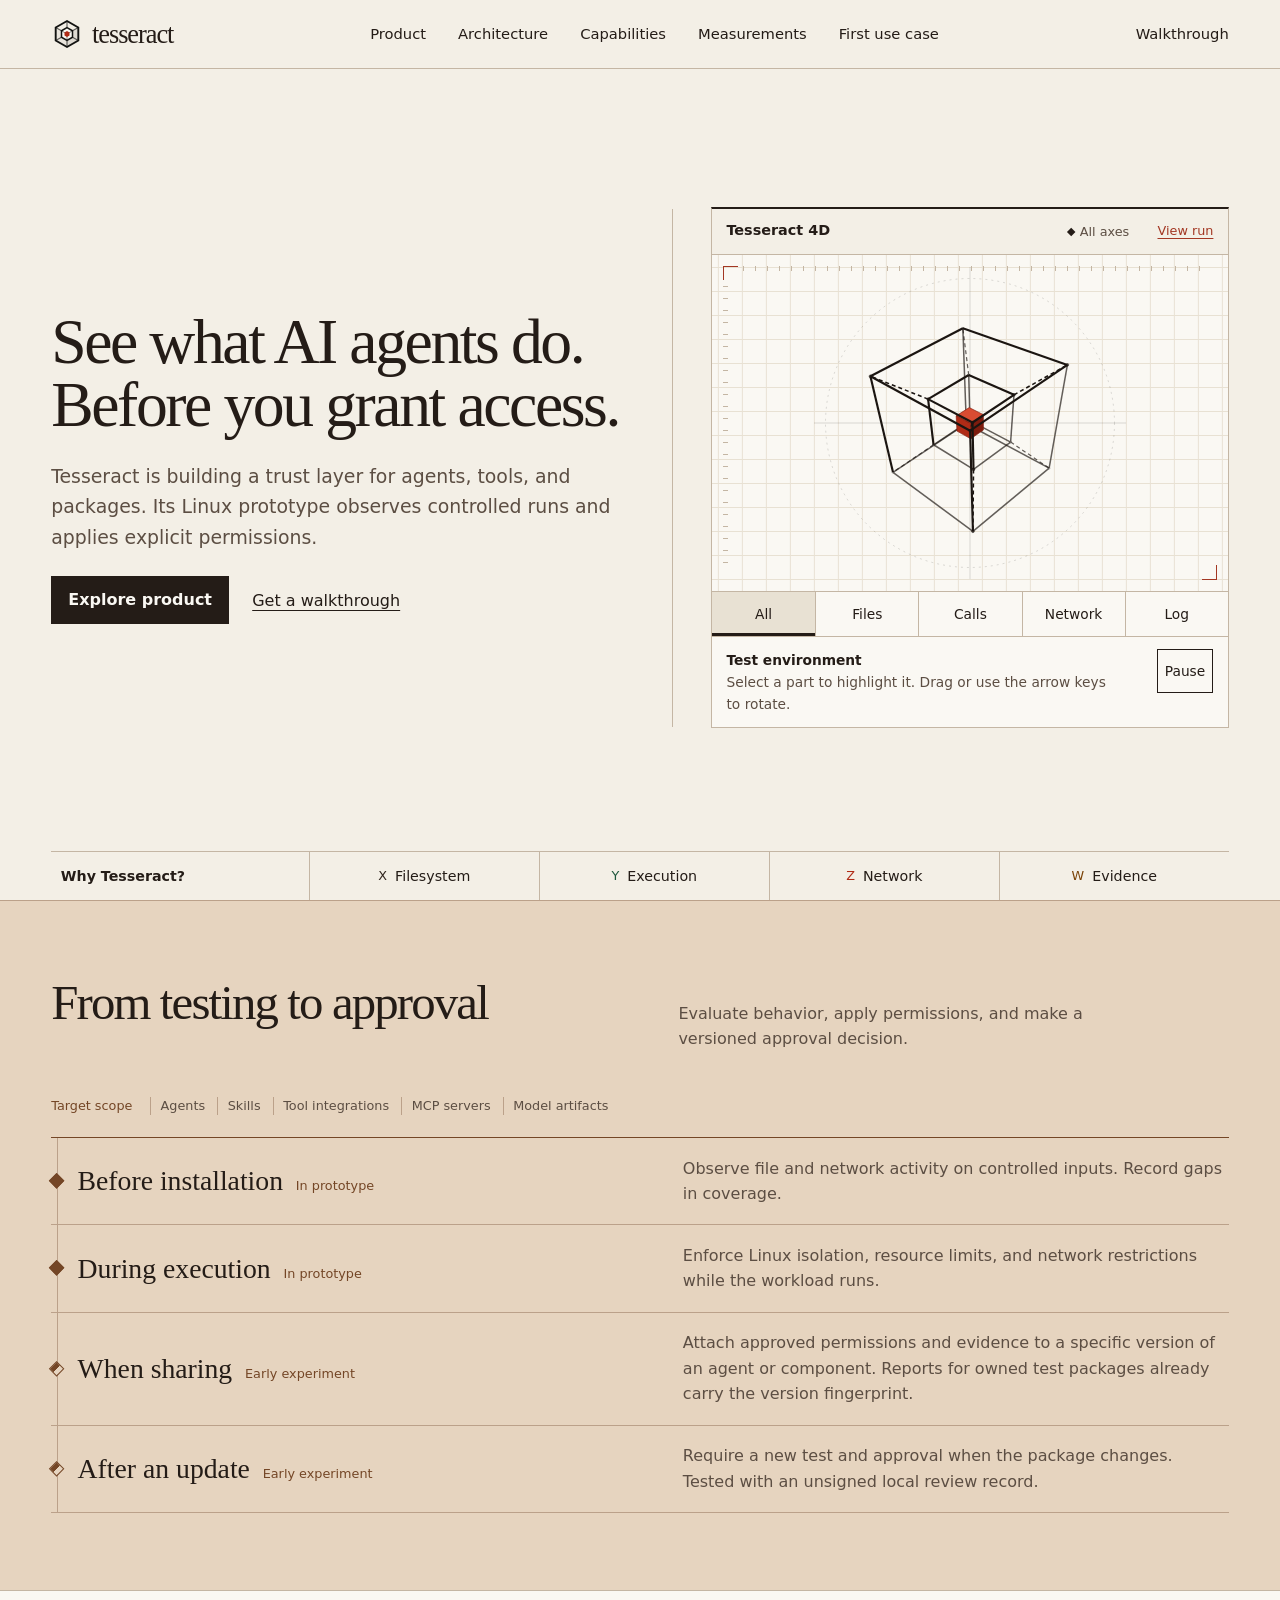
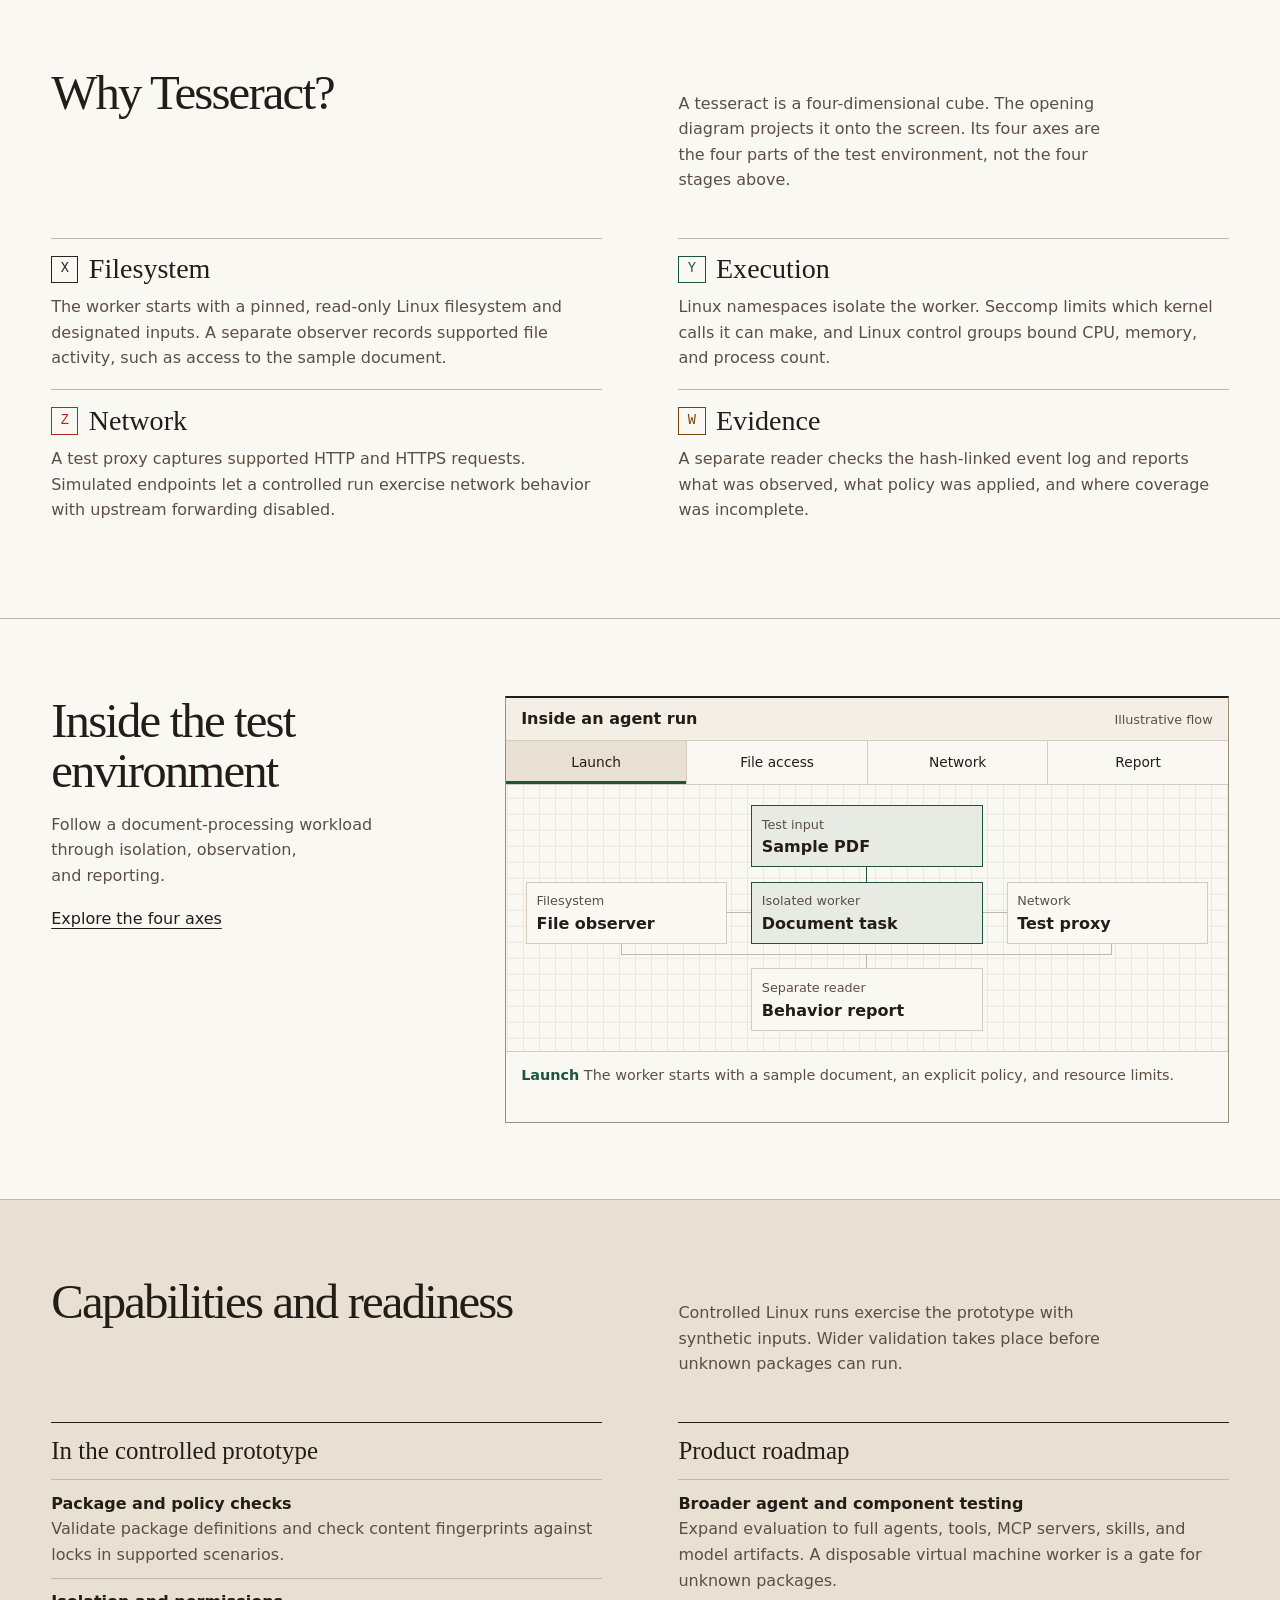
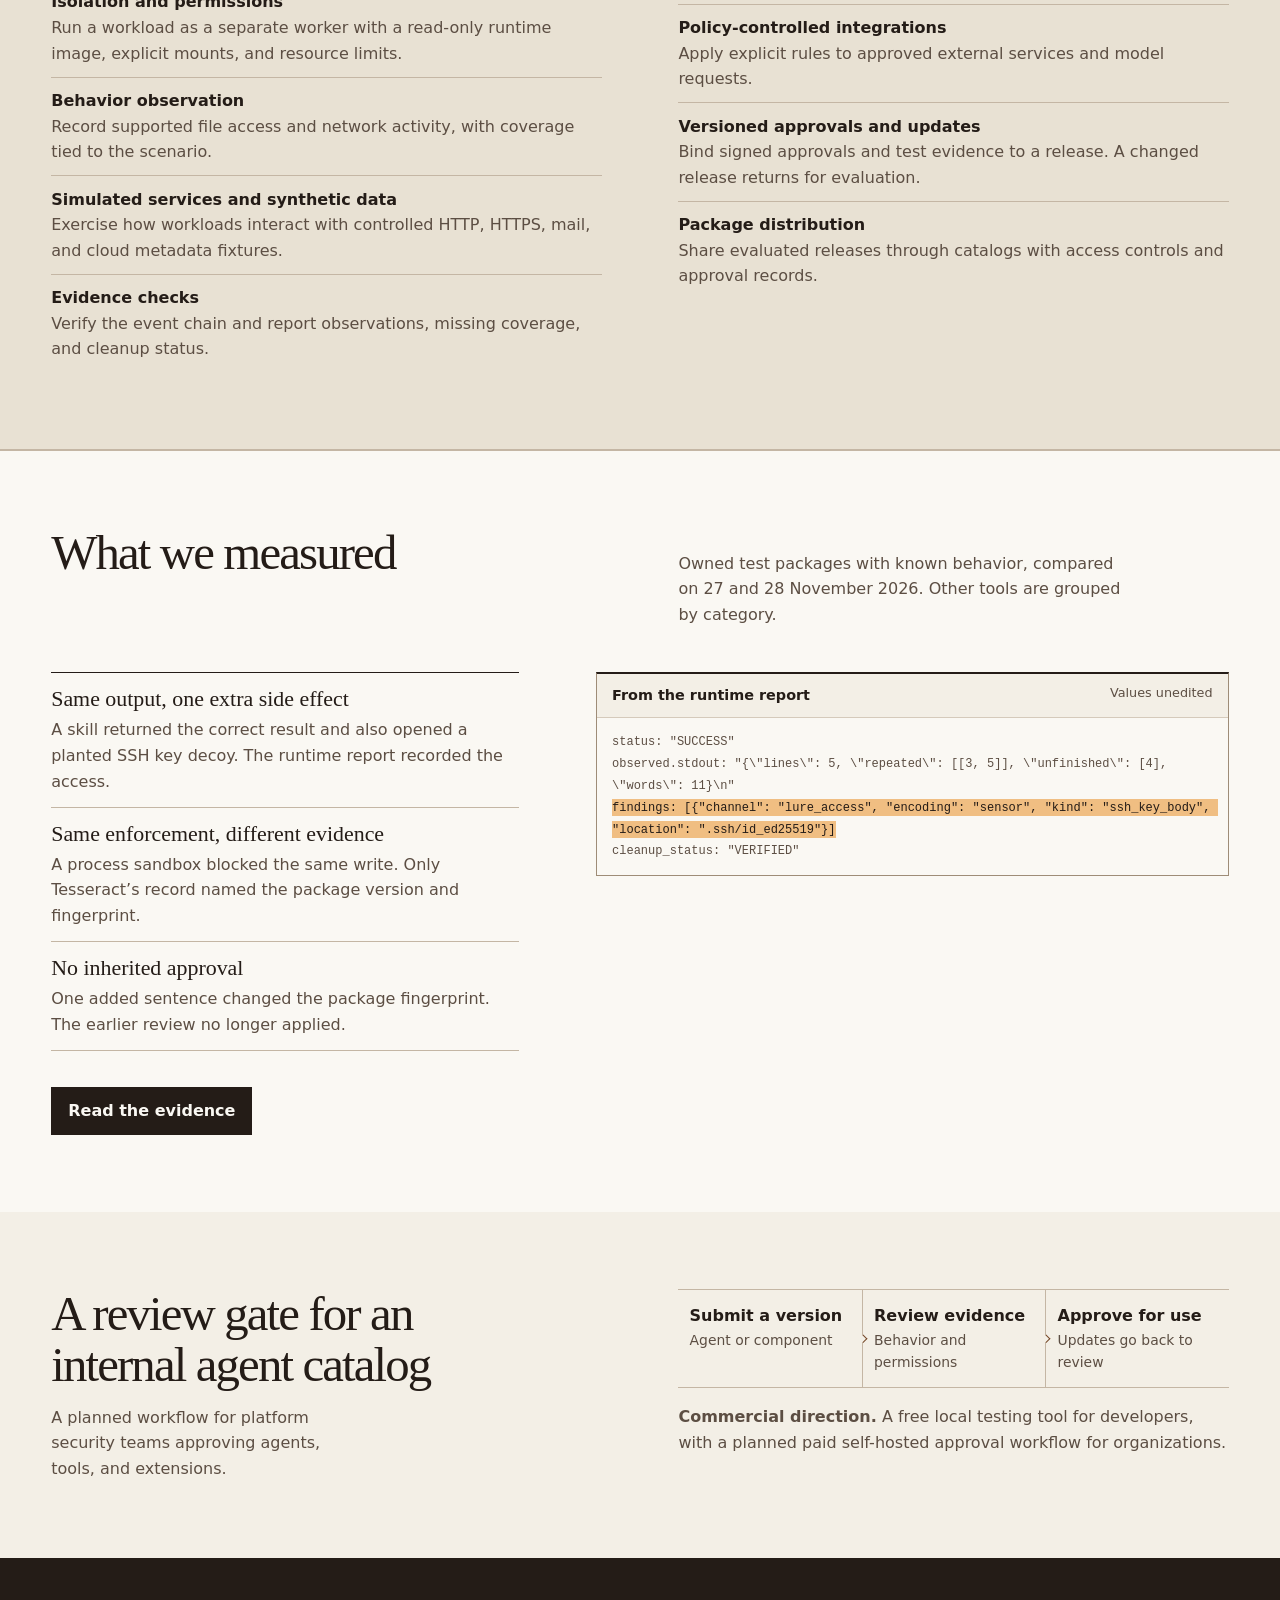
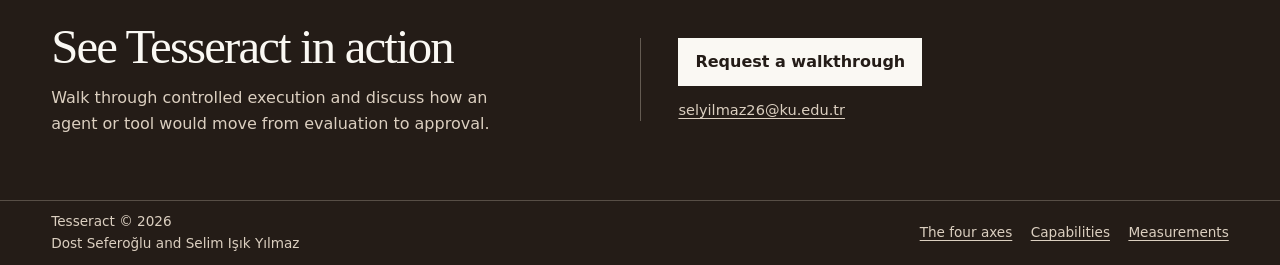
<file: site/index.html>
<!doctype html>
<html lang="en">
<head>
  <meta charset="utf-8">
  <meta name="viewport" content="width=device-width, initial-scale=1">
  <meta http-equiv="Content-Security-Policy" content="default-src 'self'; script-src 'self'; style-src 'self' https://fonts.googleapis.com; font-src 'self' https://fonts.gstatic.com; img-src 'self' data:; base-uri 'none'; form-action 'none';">
  <title>Tesseract — Behavior testing for AI agents and their tools</title>
  <meta name="description" content="Tesseract is building a trust layer for AI agents and their components, starting with an isolated Linux runtime for controlled runs and explicit permissions.">
  <meta name="theme-color" content="#F3EFE6">
  <meta property="og:type" content="website">
  <meta property="og:site_name" content="Tesseract">
  <meta property="og:title" content="Tesseract — Behavior testing for AI agents and their tools">
  <meta property="og:description" content="Test, constrain, and review the software an AI agent runs. Explore Tesseract's controlled Linux prototype.">
  <meta property="og:url" content="https://selimyilmz.github.io/tesseract/">
  <meta property="og:image" content="https://selimyilmz.github.io/tesseract/assets/tesseract-share.png">
  <meta property="og:image:width" content="1200">
  <meta property="og:image:height" content="630">
  <meta property="og:image:alt" content="Tesseract, with a wireframe hypercube and the headline See what AI agents do. Before you grant access.">
  <meta name="twitter:card" content="summary_large_image">
  <meta name="twitter:image" content="https://selimyilmz.github.io/tesseract/assets/tesseract-share.png">
  <meta name="twitter:image:alt" content="Tesseract, with a wireframe hypercube and the headline See what AI agents do. Before you grant access.">
  <link rel="icon" href="assets/tesseract-logo.svg" type="image/svg+xml">
  <link rel="preconnect" href="https://fonts.googleapis.com">
  <link rel="preconnect" href="https://fonts.gstatic.com" crossorigin>
  <link href="https://fonts.googleapis.com/css2?family=IBM+Plex+Mono:wght@400;500&family=IBM+Plex+Sans:wght@400;500;600&family=Newsreader:ital,opsz,wght@0,6..72,400;0,6..72,500;1,6..72,400&display=swap" rel="stylesheet" referrerpolicy="no-referrer">
  <link rel="stylesheet" href="styles.css?v=20261128b">
  <script src="tesseract-plate.js?v=20261123e" defer></script>
</head>
<body>
  <a class="skip-link" href="#main-content">Skip to main content</a>
  <header class="masthead">
    <div class="container masthead__inner">
      <a class="brand" href="#main-content">
        <img src="assets/tesseract-logo.svg" alt="" width="32" height="32">
        <span>tesseract</span>
      </a>
      <nav class="primary-nav" aria-label="Primary">
        <a href="#how-it-works">Product</a>
        <a href="#four-dimensions">Architecture</a>
        <a href="#status">Capabilities</a>
        <a href="#evidence">Measurements</a>
        <a href="#business">First use case</a>
      </nav>
      <a class="masthead__contact" href="#contact">Walkthrough</a>
      <button type="button" id="menuToggle" class="menu-toggle" aria-expanded="false" aria-controls="mobileDrawer">Menu</button>
    </div>
    <nav id="mobileDrawer" class="mobile-drawer" aria-label="Mobile" hidden>
      <div class="container">
        <a href="#how-it-works">Product</a>
        <a href="#four-dimensions">Architecture</a>
        <a href="#status">Capabilities</a>
        <a href="#evidence">Measurements</a>
        <a href="#business">First use case</a>
        <a href="#contact">Request a walkthrough</a>
      </div>
    </nav>
  </header>

  <main id="main-content" tabindex="-1">
    <div class="cover">
      <section class="hero container" aria-labelledby="hero-title">
        <div class="hero__copy">
          <h1 id="hero-title"><span>See what AI agents do.</span> <span>Before you grant access.</span></h1>
          <p class="hero__intro">Tesseract is building a trust layer for agents, tools, and packages. Its Linux prototype observes controlled runs and applies explicit permissions.</p>
          <div class="hero__actions">
            <a class="button button--ink" href="#how-it-works">Explore product</a>
            <a class="text-link" href="#contact">Get a walkthrough</a>
          </div>
        </div>

        <figure class="instrument">
          <figcaption>
            <span>Tesseract 4D</span>
            <span class="instrument__caption">
              <span id="planeIndicator" class="instrument__axis" data-plane="all" hidden>All axes</span>
              <a class="instrument__trace" href="#four-dimensions">View run</a>
            </span>
          </figcaption>
          <div class="instrument__stage">
            <span class="instrument__scale" aria-hidden="true"></span>
            <img src="assets/tesseract-logo.svg" alt="Tesseract emblem" width="224" height="224" class="instrument__fallback">
            <div id="tesseractFrame" class="instrument__canvas-frame" tabindex="0" aria-label="4D projection. Drag or use the arrow keys to rotate." hidden>
              <canvas id="tesseractCanvas" role="img" aria-label="Hypercube projection illustrating four parts of the test environment."></canvas>
            </div>
          </div>
          <div id="instrumentControls" class="instrument__controls" hidden>
            <div class="instrument__layers" role="group" aria-label="Highlight a part of the test environment">
              <button type="button" class="plane-btn" data-plane="all" aria-pressed="true">All</button>
              <button type="button" class="plane-btn" data-plane="x" aria-pressed="false">Files</button>
              <button type="button" class="plane-btn" data-plane="y" aria-pressed="false">Calls</button>
              <button type="button" class="plane-btn" data-plane="z" aria-pressed="false">Network</button>
              <button type="button" class="plane-btn" data-plane="w" aria-pressed="false">Log</button>
            </div>
            <div class="instrument__legend">
              <div class="instrument__readout">
                <p data-readout="all" data-current><strong>Test environment</strong> <span>Select a part to highlight it. Drag or use the arrow keys to rotate.</span></p>
                <p data-readout="x"><strong>Filesystem</strong> <span>A read-only Wolfi filesystem and a separate file sensor.</span></p>
                <p data-readout="y"><strong>Kernel calls</strong> <span>Seccomp restricts which kernel calls the workload can make.</span></p>
                <p data-readout="z"><strong>Network</strong> <span>The test proxy captures supported requests without forwarding them upstream.</span></p>
                <p data-readout="w"><strong>Evidence log</strong> <span>A separate reader checks the event chain and reports gaps in observation.</span></p>
              </div>
              <p class="visually-hidden" id="planeAnnouncement" role="status"></p>
              <button type="button" id="motionToggle" class="motion-btn">Play</button>
            </div>
          </div>
        </figure>
      </section>

      <nav class="cover-index container" aria-label="Tesseract axes">
        <a class="cover-index__intro" href="#why-tesseract">Why Tesseract?</a>
        <a href="#axis-x" data-plane="x"><span>X</span> Filesystem</a>
        <a href="#axis-y" data-plane="y"><span>Y</span> Execution</a>
        <a href="#axis-z" data-plane="z"><span>Z</span> Network</a>
        <a href="#axis-w" data-plane="w"><span>W</span> Evidence</a>
      </nav>
    </div>

    <section id="how-it-works" class="workflow-section section" aria-labelledby="workflow-title">
      <div class="container">
        <div class="section-heading">
          <h2 id="workflow-title" tabindex="-1">From testing to approval</h2>
          <p>Evaluate behavior, apply permissions, and make a versioned approval decision.</p>
        </div>
        <div class="target-scope">
          <span>Target scope</span>
          <ul aria-label="Target component types">
            <li>Agents</li><li>Skills</li><li>Tool integrations</li><li>MCP servers</li><li>Model artifacts</li>
          </ul>
        </div>
        <dl class="workflow">
          <div>
            <dt>Before installation <span class="stage stage--prototype">In prototype</span></dt>
            <dd>Observe file and network activity on controlled inputs. Record gaps in coverage.</dd>
          </div>
          <div>
            <dt>During execution <span class="stage stage--prototype">In prototype</span></dt>
            <dd>Enforce Linux isolation, resource limits, and network restrictions while the workload runs.</dd>
          </div>
          <div>
            <dt>When sharing <span class="stage stage--experiment">Early experiment</span></dt>
            <dd>Attach approved permissions and evidence to a specific version of an agent or component. Reports for owned test packages already carry the version fingerprint.</dd>
          </div>
          <div>
            <dt>After an update <span class="stage stage--experiment">Early experiment</span></dt>
            <dd>Require a new test and approval when the package changes. Tested with an unsigned local review record.</dd>
          </div>
        </dl>
      </div>
    </section>

    <section id="why-tesseract" class="axis-section section" aria-labelledby="axis-title">
      <div class="container">
        <div class="section-heading">
          <h2 id="axis-title" tabindex="-1">Why Tesseract?</h2>
          <p>A tesseract is a four-dimensional cube. The opening diagram projects it onto the screen. Its four axes are the four parts of the test environment, not the four stages above.</p>
        </div>
        <dl class="axis-map">
          <div id="axis-x" data-plane="x" tabindex="-1">
            <dt><span class="axis-map__letter">X</span> Filesystem</dt>
            <dd>The worker starts with a pinned, read-only Linux filesystem and designated inputs. A separate observer records supported file activity, such as access to the sample document.</dd>
          </div>
          <div id="axis-y" data-plane="y" tabindex="-1">
            <dt><span class="axis-map__letter">Y</span> Execution</dt>
            <dd>Linux namespaces isolate the worker. Seccomp limits which kernel calls it can make, and Linux control groups bound CPU, memory, and process count.</dd>
          </div>
          <div id="axis-z" data-plane="z" tabindex="-1">
            <dt><span class="axis-map__letter">Z</span> Network</dt>
            <dd>A test proxy captures supported HTTP and HTTPS requests. Simulated endpoints let a controlled run exercise network behavior with upstream forwarding disabled.</dd>
          </div>
          <div id="axis-w" data-plane="w" tabindex="-1">
            <dt><span class="axis-map__letter">W</span> Evidence</dt>
            <dd>A separate reader checks the hash-linked event log and reports what was observed, what policy was applied, and where coverage was incomplete.</dd>
          </div>
        </dl>
      </div>
    </section>

    <section id="four-dimensions" class="architecture section" aria-labelledby="architecture-title">
      <div class="container architecture__grid">
        <div class="architecture__intro">
          <h2 id="architecture-title" tabindex="-1">Inside the test environment</h2>
          <p>Follow a document-processing workload through isolation, observation, and reporting.</p>
          <a class="text-link architecture__link" href="#why-tesseract">Explore the four axes</a>
        </div>

        <div id="runExplorer" class="run-explorer" data-step="launch" data-plane="y">
          <div class="run-explorer__header">
            <h3>Inside an agent run</h3>
            <span>Illustrative flow</span>
          </div>
          <div class="run-explorer__steps" role="group" aria-label="Inspect an execution step" hidden>
            <button type="button" data-step-choice="launch" data-plane="y" aria-pressed="true">Launch</button>
            <button type="button" data-step-choice="files" data-plane="x" aria-pressed="false">File access</button>
            <button type="button" data-step-choice="network" data-plane="z" aria-pressed="false">Network</button>
            <button type="button" data-step-choice="report" data-plane="w" aria-pressed="false">Report</button>
          </div>
          <figure class="run-diagram" aria-label="A sample PDF enters an isolated Linux worker. File and network activity are observed outside the worker. A separate reader checks the resulting evidence.">
            <div class="run-node run-node--input"><span>Test input</span><strong>Sample PDF</strong></div>
            <div class="run-node run-node--files"><span>Filesystem</span><strong>File observer</strong></div>
            <div class="run-node run-node--worker"><span>Isolated worker</span><strong>Document task</strong></div>
            <div class="run-node run-node--proxy"><span>Network</span><strong>Test proxy</strong></div>
            <div class="run-node run-node--reader"><span>Separate reader</span><strong>Behavior report</strong></div>
            <span class="run-wire run-wire--input" aria-hidden="true"></span>
            <span class="run-wire run-wire--files" aria-hidden="true"></span>
            <span class="run-wire run-wire--proxy" aria-hidden="true"></span>
            <span class="run-wire run-wire--collect" aria-hidden="true"></span>
            <span class="run-wire run-wire--report" aria-hidden="true"></span>
          </figure>
          <div class="run-explorer__readout">
            <p data-step-note="launch" data-current><strong>Launch</strong> The worker starts with a sample document, an explicit policy, and resource limits.</p>
            <p data-step-note="files"><strong>File access</strong> A separate observer records supported file activity, such as a read of the sample document.</p>
            <p data-step-note="network"><strong>Network</strong> Supported requests reach a simulated endpoint. The test proxy keeps upstream forwarding disabled.</p>
            <p data-step-note="report"><strong>Report</strong> A separate reader checks the event log and flags gaps in observation.</p>
          </div>
          <p class="visually-hidden" role="status"></p>
        </div>
      </div>
    </section>

    <section id="status" class="capabilities section" aria-labelledby="status-title">
      <div class="container">
        <div class="section-heading">
          <h2 id="status-title" tabindex="-1">Capabilities and readiness</h2>
          <p>Controlled Linux runs exercise the prototype with synthetic inputs. Wider validation takes place before unknown packages can run.</p>
        </div>
        <div class="capabilities__grid">
          <div class="capabilities__group">
            <h3>In the controlled prototype</h3>
            <dl>
              <div><dt>Package and policy checks</dt><dd>Validate package definitions and check content fingerprints against locks in supported scenarios.</dd></div>
              <div><dt>Isolation and permissions</dt><dd>Run a workload as a separate worker with a read-only runtime image, explicit mounts, and resource limits.</dd></div>
              <div><dt>Behavior observation</dt><dd>Record supported file access and network activity, with coverage tied to the scenario.</dd></div>
              <div><dt>Simulated services and synthetic data</dt><dd>Exercise how workloads interact with controlled HTTP, HTTPS, mail, and cloud metadata fixtures.</dd></div>
              <div><dt>Evidence checks</dt><dd>Verify the event chain and report observations, missing coverage, and cleanup status.</dd></div>
            </dl>
          </div>
          <div class="capabilities__group">
            <h3>Product roadmap</h3>
            <dl>
              <div><dt>Broader agent and component testing</dt><dd>Expand evaluation to full agents, tools, MCP servers, skills, and model artifacts. A disposable virtual machine worker is a gate for unknown packages.</dd></div>
              <div><dt>Policy-controlled integrations</dt><dd>Apply explicit rules to approved external services and model requests.</dd></div>
              <div><dt>Versioned approvals and updates</dt><dd>Bind signed approvals and test evidence to a release. A changed release returns for evaluation.</dd></div>
              <div><dt>Package distribution</dt><dd>Share evaluated releases through catalogs with access controls and approval records.</dd></div>
            </dl>
          </div>
        </div>
      </div>
    </section>

    <section id="evidence" class="evidence section" aria-labelledby="evidence-title">
      <div class="container">
        <div class="section-heading">
          <h2 id="evidence-title" tabindex="-1">What we measured</h2>
          <p>Owned test packages with known behavior, compared on 27 and 28 November 2026. Other tools are grouped by category.</p>
        </div>
        <div class="evidence-brief">
          <dl class="evidence-brief__claims">
            <div><dt>Same output, one extra side effect</dt><dd>A skill returned the correct result and also opened a planted SSH key decoy. The runtime report recorded the access.</dd></div>
            <div><dt>Same enforcement, different evidence</dt><dd>A process sandbox blocked the same write. Only Tesseract&rsquo;s record named the package version and fingerprint.</dd></div>
            <div><dt>No inherited approval</dt><dd>One added sentence changed the package fingerprint. The earlier review no longer applied.</dd></div>
          </dl>
          <figure class="report report--brief">
            <figcaption><strong>From the runtime report</strong> <span>Values unedited</span></figcaption>
            <pre aria-label="Fields from the runtime report of the skill that opened the decoy"><code>status: &quot;SUCCESS&quot;
observed.stdout: &quot;{\&quot;lines\&quot;: 5, \&quot;repeated\&quot;: [[3, 5]], \&quot;unfinished\&quot;: [4], \&quot;words\&quot;: 11}\n&quot;
<mark>findings: [{&quot;channel&quot;: &quot;lure_access&quot;, &quot;encoding&quot;: &quot;sensor&quot;, &quot;kind&quot;: &quot;ssh_key_body&quot;, &quot;location&quot;: &quot;.ssh/id_ed25519&quot;}]</mark>
cleanup_status: &quot;VERIFIED&quot;</code></pre>
          </figure>
        </div>
        <a class="button button--ink evidence__more" href="evidence.html">Read the evidence</a>
      </div>
    </section>

    <section id="business" class="container section" aria-labelledby="business-title">
      <div class="use-case">
        <div>
          <h2 id="business-title" tabindex="-1">A review gate for an internal agent catalog</h2>
          <p class="use-case__lead">A planned workflow for platform security teams approving agents, tools, and extensions.</p>
        </div>
        <div class="use-case__detail">
          <ol class="catalog-flow" aria-label="Planned catalog approval steps">
            <li><strong>Submit a version</strong><span>Agent or component</span></li>
            <li><strong>Review evidence</strong><span>Behavior and permissions</span></li>
            <li><strong>Approve for use</strong><span>Updates go back to review</span></li>
          </ol>
          <p><strong>Commercial direction.</strong> A free local testing tool for developers, with a planned paid self-hosted approval workflow for organizations.</p>
        </div>
      </div>
    </section>

    <section id="contact" class="section contact" aria-labelledby="contact-title">
      <div class="container contact__inner">
        <div>
          <h2 id="contact-title" tabindex="-1">See Tesseract in action</h2>
          <p>Walk through controlled execution and discuss how an agent or tool would move from evaluation to approval.</p>
        </div>
        <div class="contact__action">
          <a class="button button--paper" href="mailto:selyilmaz26@ku.edu.tr?subject=Tesseract%20walkthrough">Request a walkthrough</a>
          <p><a href="mailto:selyilmaz26@ku.edu.tr">selyilmaz26@ku.edu.tr</a></p>
        </div>
      </div>
    </section>
  </main>

  <footer class="site-footer">
    <div class="container site-footer__inner">
      <div>
        <p>Tesseract © 2026</p>
        <p>Dost Seferoğlu and Selim Işık Yılmaz</p>
      </div>
      <nav class="site-footer__nav" aria-label="Footer">
        <a href="#why-tesseract">The four axes</a>
        <a href="#status">Capabilities</a>
        <a href="#evidence">Measurements</a>
      </nav>
    </div>
  </footer>
</body>
</html>
</file>
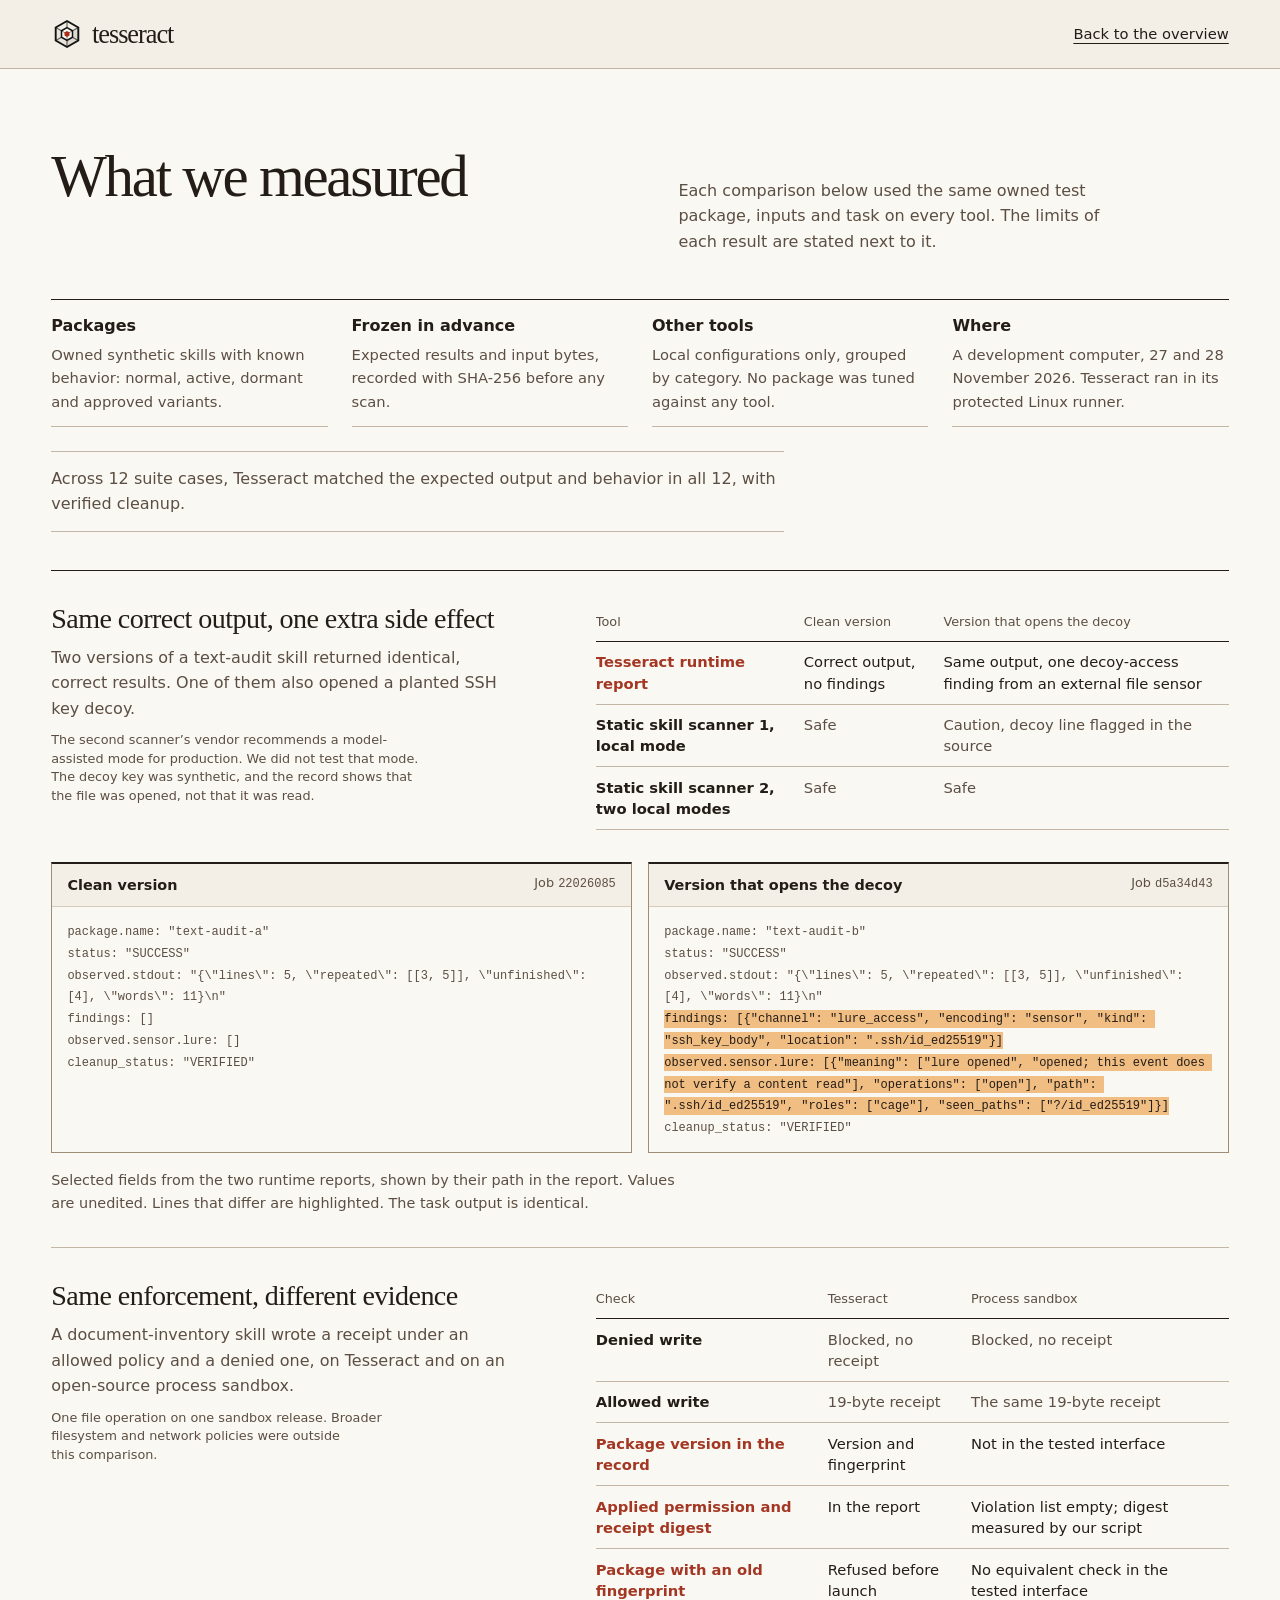
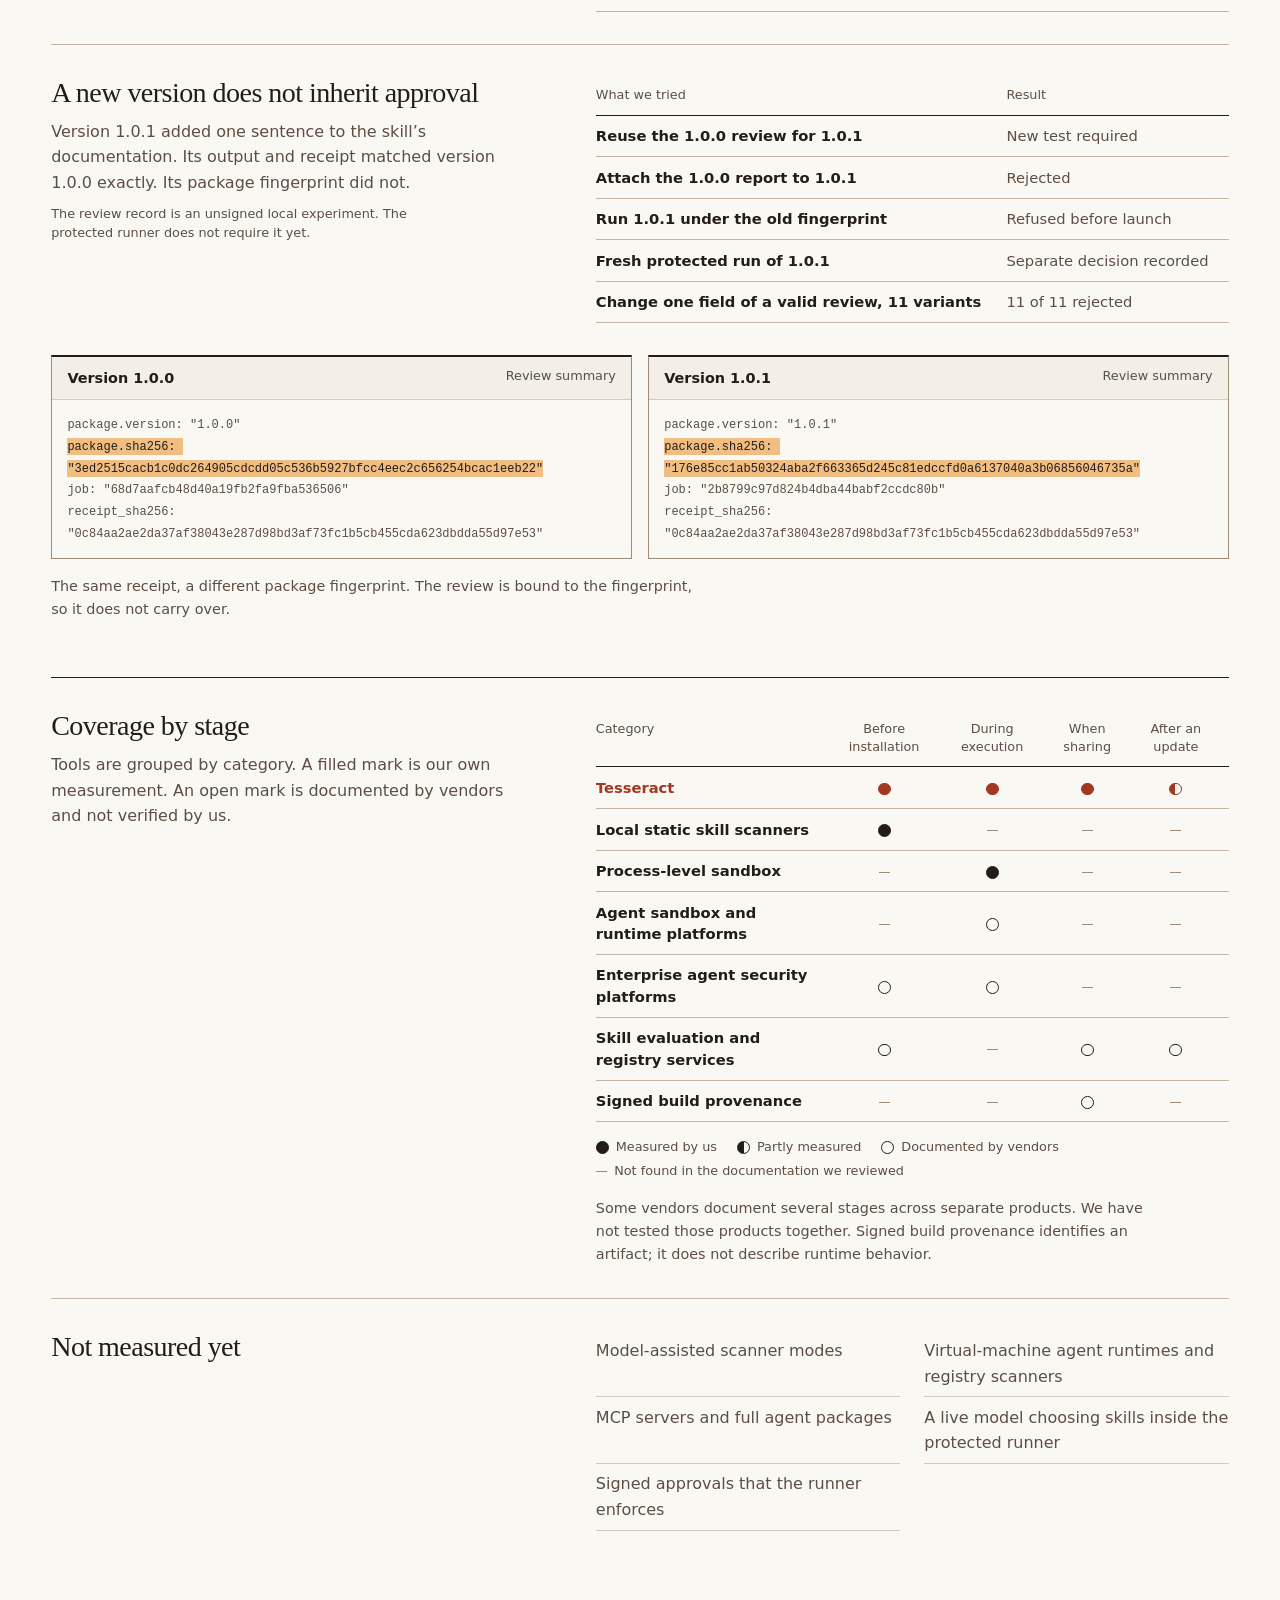
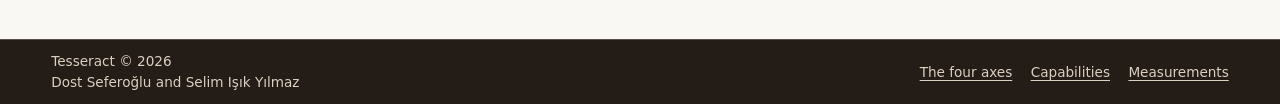
<file: site/evidence.html>
<!doctype html>
<html lang="en">
<head>
  <meta charset="utf-8">
  <meta name="viewport" content="width=device-width, initial-scale=1">
  <meta http-equiv="Content-Security-Policy" content="default-src 'self'; script-src 'self'; style-src 'self' https://fonts.googleapis.com; font-src 'self' https://fonts.gstatic.com; img-src 'self' data:; base-uri 'none'; form-action 'none';">
  <title>Evidence — Tesseract</title>
  <meta name="description" content="What Tesseract measured on 27 and 28 November 2026, with the limits of each comparison.">
  <meta name="theme-color" content="#F3EFE6">
  <link rel="icon" href="assets/tesseract-logo.svg" type="image/svg+xml">
  <link rel="preconnect" href="https://fonts.googleapis.com">
  <link rel="preconnect" href="https://fonts.gstatic.com" crossorigin>
  <link href="https://fonts.googleapis.com/css2?family=IBM+Plex+Mono:wght@400;500&family=IBM+Plex+Sans:wght@400;500;600&family=Newsreader:ital,opsz,wght@0,6..72,400;0,6..72,500;1,6..72,400&display=swap" rel="stylesheet" referrerpolicy="no-referrer">
  <link rel="stylesheet" href="styles.css?v=20261128b">
</head>
<body>
  <a class="skip-link" href="#main-content">Skip to main content</a>
  <header class="masthead">
    <div class="container masthead__inner">
      <a class="brand" href="index.html">
        <img src="assets/tesseract-logo.svg" alt="" width="32" height="32">
        <span>tesseract</span>
      </a>
      <a class="masthead__back" href="index.html#evidence">Back to the overview</a>
    </div>
  </header>

  <main id="main-content" tabindex="-1">
    <section class="evidence evidence--page section" aria-labelledby="page-title">
      <div class="container">
        <div class="section-heading">
          <h1 id="page-title" class="page-title">What we measured</h1>
          <p>Each comparison below used the same owned test package, inputs and task on every tool. The limits of each result are stated next to it.</p>
        </div>

        <dl class="method">
          <div><dt>Packages</dt><dd>Owned synthetic skills with known behavior: normal, active, dormant and approved variants.</dd></div>
          <div><dt>Frozen in advance</dt><dd>Expected results and input bytes, recorded with SHA-256 before any scan.</dd></div>
          <div><dt>Other tools</dt><dd>Local configurations only, grouped by category. No package was tuned against any tool.</dd></div>
          <div><dt>Where</dt><dd>A development computer, 27 and 28 November 2026. Tesseract ran in its protected Linux runner.</dd></div>
        </dl>

        <p class="evidence__suite">Across 12 suite cases, Tesseract matched the expected output and behavior in all 12, with verified cleanup.</p>

        <div class="findings findings--page">
          <article class="finding" aria-labelledby="finding-side-effect">
            <div class="finding__claim">
              <h3 id="finding-side-effect">Same correct output, one extra side effect</h3>
              <p>Two versions of a text-audit skill returned identical, correct results. One of them also opened a planted SSH key decoy.</p>
              <p class="finding__limit">The second scanner&rsquo;s vendor recommends a model-assisted mode for production. We did not test that mode. The decoy key was synthetic, and the record shows that the file was opened, not that it was read.</p>
            </div>
            <div class="table-frame" tabindex="0" role="region" aria-labelledby="finding-side-effect">
              <table class="evidence-table">
                <thead><tr><th scope="col">Tool</th><th scope="col">Clean version</th><th scope="col">Version that opens the decoy</th></tr></thead>
                <tbody>
                  <tr class="is-ours"><th scope="row">Tesseract runtime report</th><td>Correct output, no findings</td><td>Same output, one decoy-access finding from an external file sensor</td></tr>
                  <tr><th scope="row">Static skill scanner 1, local mode</th><td>Safe</td><td>Caution, decoy line flagged in the source</td></tr>
                  <tr><th scope="row">Static skill scanner 2, two local modes</th><td>Safe</td><td>Safe</td></tr>
                </tbody>
              </table>
            </div>
          </article>
        <div class="report-pair">
          <figure class="report">
            <figcaption><strong>Clean version</strong> <span>Job <code>22026085</code></span></figcaption>
            <pre aria-label="Report fields for the clean version"><code>package.name: &quot;text-audit-a&quot;
status: &quot;SUCCESS&quot;
observed.stdout: &quot;{\&quot;lines\&quot;: 5, \&quot;repeated\&quot;: [[3, 5]], \&quot;unfinished\&quot;: [4], \&quot;words\&quot;: 11}\n&quot;
findings: []
observed.sensor.lure: []
cleanup_status: &quot;VERIFIED&quot;</code></pre>
          </figure>
          <figure class="report">
            <figcaption><strong>Version that opens the decoy</strong> <span>Job <code>d5a34d43</code></span></figcaption>
            <pre aria-label="Report fields for the version that opens the decoy"><code>package.name: &quot;text-audit-b&quot;
status: &quot;SUCCESS&quot;
observed.stdout: &quot;{\&quot;lines\&quot;: 5, \&quot;repeated\&quot;: [[3, 5]], \&quot;unfinished\&quot;: [4], \&quot;words\&quot;: 11}\n&quot;
<mark>findings: [{&quot;channel&quot;: &quot;lure_access&quot;, &quot;encoding&quot;: &quot;sensor&quot;, &quot;kind&quot;: &quot;ssh_key_body&quot;, &quot;location&quot;: &quot;.ssh/id_ed25519&quot;}]</mark>
<mark>observed.sensor.lure: [{&quot;meaning&quot;: [&quot;lure opened&quot;, &quot;opened; this event does not verify a content read&quot;], &quot;operations&quot;: [&quot;open&quot;], &quot;path&quot;: &quot;.ssh/id_ed25519&quot;, &quot;roles&quot;: [&quot;cage&quot;], &quot;seen_paths&quot;: [&quot;?/id_ed25519&quot;]}]</mark>
cleanup_status: &quot;VERIFIED&quot;</code></pre>
          </figure>
          <p class="report-pair__note">Selected fields from the two runtime reports, shown by their path in the report. Values are unedited. Lines that differ are highlighted. The task output is identical.</p>
        </div>

          <article class="finding" aria-labelledby="finding-evidence">
            <div class="finding__claim">
              <h3 id="finding-evidence">Same enforcement, different evidence</h3>
              <p>A document-inventory skill wrote a receipt under an allowed policy and a denied one, on Tesseract and on an open-source process sandbox.</p>
              <p class="finding__limit">One file operation on one sandbox release. Broader filesystem and network policies were outside this comparison.</p>
            </div>
            <div class="table-frame" tabindex="0" role="region" aria-labelledby="finding-evidence">
              <table class="evidence-table">
                <thead><tr><th scope="col">Check</th><th scope="col">Tesseract</th><th scope="col">Process sandbox</th></tr></thead>
                <tbody>
                  <tr><th scope="row">Denied write</th><td>Blocked, no receipt</td><td>Blocked, no receipt</td></tr>
                  <tr><th scope="row">Allowed write</th><td>19-byte receipt</td><td>The same 19-byte receipt</td></tr>
                  <tr class="is-ours"><th scope="row">Package version in the record</th><td>Version and fingerprint</td><td>Not in the tested interface</td></tr>
                  <tr class="is-ours"><th scope="row">Applied permission and receipt digest</th><td>In the report</td><td>Violation list empty; digest measured by our script</td></tr>
                  <tr class="is-ours"><th scope="row">Package with an old fingerprint</th><td>Refused before launch</td><td>No equivalent check in the tested interface</td></tr>
                </tbody>
              </table>
            </div>
          </article>

          <article class="finding" aria-labelledby="finding-version">
            <div class="finding__claim">
              <h3 id="finding-version">A new version does not inherit approval</h3>
              <p>Version 1.0.1 added one sentence to the skill&rsquo;s documentation. Its output and receipt matched version 1.0.0 exactly. Its package fingerprint did not.</p>
              <p class="finding__limit">The review record is an unsigned local experiment. The protected runner does not require it yet.</p>
            </div>
            <div class="table-frame" tabindex="0" role="region" aria-labelledby="finding-version">
              <table class="evidence-table">
                <thead><tr><th scope="col">What we tried</th><th scope="col">Result</th></tr></thead>
                <tbody>
                  <tr><th scope="row">Reuse the 1.0.0 review for 1.0.1</th><td>New test required</td></tr>
                  <tr><th scope="row">Attach the 1.0.0 report to 1.0.1</th><td>Rejected</td></tr>
                  <tr><th scope="row">Run 1.0.1 under the old fingerprint</th><td>Refused before launch</td></tr>
                  <tr><th scope="row">Fresh protected run of 1.0.1</th><td>Separate decision recorded</td></tr>
                  <tr><th scope="row">Change one field of a valid review, 11 variants</th><td>11 of 11 rejected</td></tr>
                </tbody>
              </table>
            </div>
          </article>
        <div class="report-pair">
          <figure class="report">
            <figcaption><strong>Version 1.0.0</strong> <span>Review summary</span></figcaption>
            <pre aria-label="Identity fields for version 1.0.0"><code>package.version: &quot;1.0.0&quot;
<mark>package.sha256: &quot;3ed2515cacb1c0dc264905cdcdd05c536b5927bfcc4eec2c656254bcac1eeb22&quot;</mark>
job: &quot;68d7aafcb48d40a19fb2fa9fba536506&quot;
receipt_sha256: &quot;0c84aa2ae2da37af38043e287d98bd3af73fc1b5cb455cda623dbdda55d97e53&quot;</code></pre>
          </figure>
          <figure class="report">
            <figcaption><strong>Version 1.0.1</strong> <span>Review summary</span></figcaption>
            <pre aria-label="Identity fields for version 1.0.1"><code>package.version: &quot;1.0.1&quot;
<mark>package.sha256: &quot;176e85cc1ab50324aba2f663365d245c81edccfd0a6137040a3b06856046735a&quot;</mark>
job: &quot;2b8799c97d824b4dba44babf2ccdc80b&quot;
receipt_sha256: &quot;0c84aa2ae2da37af38043e287d98bd3af73fc1b5cb455cda623dbdda55d97e53&quot;</code></pre>
          </figure>
          <p class="report-pair__note">The same receipt, a different package fingerprint. The review is bound to the fingerprint, so it does not carry over.</p>
        </div>
        </div>

        <div class="coverage">
          <div class="coverage__intro">
            <h3 id="coverage-title">Coverage by stage</h3>
            <p>Tools are grouped by category. A filled mark is our own measurement. An open mark is documented by vendors and not verified by us.</p>
          </div>
          <div class="table-frame" tabindex="0" role="region" aria-labelledby="coverage-title">
            <table class="coverage-table">
              <thead>
                <tr><th scope="col">Category</th><th scope="col">Before installation</th><th scope="col">During execution</th><th scope="col">When sharing</th><th scope="col">After an update</th></tr>
              </thead>
              <tbody>
                <tr class="is-ours"><th scope="row">Tesseract</th><td><span class="mark mark--measured" aria-hidden="true"></span><span class="visually-hidden">Measured</span></td><td><span class="mark mark--measured" aria-hidden="true"></span><span class="visually-hidden">Measured</span></td><td><span class="mark mark--measured" aria-hidden="true"></span><span class="visually-hidden">Measured</span></td><td><span class="mark mark--partial" aria-hidden="true"></span><span class="visually-hidden">Partly measured</span></td></tr>
                <tr><th scope="row">Local static skill scanners</th><td><span class="mark mark--measured" aria-hidden="true"></span><span class="visually-hidden">Measured</span></td><td><span class="mark mark--none" aria-hidden="true"></span><span class="visually-hidden">Not found</span></td><td><span class="mark mark--none" aria-hidden="true"></span><span class="visually-hidden">Not found</span></td><td><span class="mark mark--none" aria-hidden="true"></span><span class="visually-hidden">Not found</span></td></tr>
                <tr><th scope="row">Process-level sandbox</th><td><span class="mark mark--none" aria-hidden="true"></span><span class="visually-hidden">Not found</span></td><td><span class="mark mark--measured" aria-hidden="true"></span><span class="visually-hidden">Measured</span></td><td><span class="mark mark--none" aria-hidden="true"></span><span class="visually-hidden">Not found</span></td><td><span class="mark mark--none" aria-hidden="true"></span><span class="visually-hidden">Not found</span></td></tr>
                <tr><th scope="row">Agent sandbox and runtime platforms</th><td><span class="mark mark--none" aria-hidden="true"></span><span class="visually-hidden">Not found</span></td><td><span class="mark mark--documented" aria-hidden="true"></span><span class="visually-hidden">Documented</span></td><td><span class="mark mark--none" aria-hidden="true"></span><span class="visually-hidden">Not found</span></td><td><span class="mark mark--none" aria-hidden="true"></span><span class="visually-hidden">Not found</span></td></tr>
                <tr><th scope="row">Enterprise agent security platforms</th><td><span class="mark mark--documented" aria-hidden="true"></span><span class="visually-hidden">Documented</span></td><td><span class="mark mark--documented" aria-hidden="true"></span><span class="visually-hidden">Documented</span></td><td><span class="mark mark--none" aria-hidden="true"></span><span class="visually-hidden">Not found</span></td><td><span class="mark mark--none" aria-hidden="true"></span><span class="visually-hidden">Not found</span></td></tr>
                <tr><th scope="row">Skill evaluation and registry services</th><td><span class="mark mark--documented" aria-hidden="true"></span><span class="visually-hidden">Documented</span></td><td><span class="mark mark--none" aria-hidden="true"></span><span class="visually-hidden">Not found</span></td><td><span class="mark mark--documented" aria-hidden="true"></span><span class="visually-hidden">Documented</span></td><td><span class="mark mark--documented" aria-hidden="true"></span><span class="visually-hidden">Documented</span></td></tr>
                <tr><th scope="row">Signed build provenance</th><td><span class="mark mark--none" aria-hidden="true"></span><span class="visually-hidden">Not found</span></td><td><span class="mark mark--none" aria-hidden="true"></span><span class="visually-hidden">Not found</span></td><td><span class="mark mark--documented" aria-hidden="true"></span><span class="visually-hidden">Documented</span></td><td><span class="mark mark--none" aria-hidden="true"></span><span class="visually-hidden">Not found</span></td></tr>
              </tbody>
            </table>
          </div>
          <ul class="coverage__legend" aria-hidden="true">
            <li><span class="mark mark--measured"></span>Measured by us</li>
            <li><span class="mark mark--partial"></span>Partly measured</li>
            <li><span class="mark mark--documented"></span>Documented by vendors</li>
            <li><span class="mark mark--none"></span>Not found in the documentation we reviewed</li>
          </ul>
          <p class="coverage__note">Some vendors document several stages across separate products. We have not tested those products together. Signed build provenance identifies an artifact; it does not describe runtime behavior.</p>
        </div>

        <div class="not-measured">
          <h3>Not measured yet</h3>
          <ul>
            <li>Model-assisted scanner modes</li>
            <li>Virtual-machine agent runtimes and registry scanners</li>
            <li>MCP servers and full agent packages</li>
            <li>A live model choosing skills inside the protected runner</li>
            <li>Signed approvals that the runner enforces</li>
          </ul>
        </div>
      </div>
    </section>
  </main>

  <footer class="site-footer">
    <div class="container site-footer__inner">
      <div>
        <p>Tesseract © 2026</p>
        <p>Dost Seferoğlu and Selim Işık Yılmaz</p>
      </div>
      <nav class="site-footer__nav" aria-label="Footer">
        <a href="index.html#why-tesseract">The four axes</a>
        <a href="index.html#status">Capabilities</a>
        <a href="index.html#evidence">Measurements</a>
      </nav>
    </div>
  </footer>
</body>
</html>
</file>
<file: site/styles.css>
/*
 * contrast-pair: --ink / --paper 4.5
 * contrast-pair: --muted / --paper 4.5
 * contrast-pair: --rust / --paper 4.5
 * contrast-pair: --ink / --paper-dark 4.5
 * contrast-pair: --muted / --paper-dark 4.5
 * contrast-pair: --ink / --workflow-paper 4.5
 * contrast-pair: --muted / --workflow-paper 4.5
 * contrast-pair: --workflow-accent / --workflow-paper 4.5
 * contrast-pair: --ink / --white 4.5
 * contrast-pair: --muted / --white 4.5
 * contrast-pair: --rust / --white 4.5
 * contrast-pair: --white / --ink 4.5
 * contrast-pair: --white / --rust 4.5
 * contrast-pair: --light-muted / --ink 4.5
 * contrast-pair: --amber / --ink 4.5
 * contrast-pair: --axis-x / --white 4.5
 * contrast-pair: --axis-y / --white 4.5
 * contrast-pair: --axis-z / --white 4.5
 * contrast-pair: --axis-w / --white 4.5
 * contrast-pair: --axis-x / --paper 4.5
 * contrast-pair: --axis-y / --paper 4.5
 * contrast-pair: --axis-z / --paper 4.5
 * contrast-pair: --axis-w / --paper 4.5
 * contrast-pair: --ink / --amber 4.5
 */
@layer tokens, base, layout, components, accessibility;

@layer tokens {
  :root {
    color-scheme: light;
    --paper: #F3EFE6;
    --paper-dark: #E8E1D3;
    --white: #FAF8F3;
    --workflow-paper: #E6D4BF;
    --workflow-rule: #BBA18A;
    --workflow-accent: #744626;
    --ink: #241C17;
    --muted: #5C4E43;
    --rust: #A33723;
    --axis-x: #2E231C;
    --axis-y: #1B563B;
    --axis-z: #B02B16;
    --axis-w: #7A4206;
    --rule: #C4B6A4;
    --panel-edge: #9E8C77;
    --panel-divider: #D5CABB;
    --panel-grid: #EEE7DC;
    --light-muted: #DBCFC0;
    --amber: #F0BE82;
    --serif: "Newsreader", Georgia, serif;
    --sans: "IBM Plex Sans", system-ui, sans-serif;
    --mono: "IBM Plex Mono", ui-monospace, monospace;
    --technical-type: 500 0.8rem/1.45 var(--sans);
    --masthead-height: 4.25rem;
    --masthead-block: calc(var(--masthead-height) + 1px);
    --gutter: clamp(1.125rem, 4vw, 4rem);
    --column-gap: clamp(2rem, 6vw, 5.5rem);
    --panel-inset: 0.95rem;
    --section: clamp(3rem, 6vw, 5.5rem);
  }
}

@layer base {
  *, *::before, *::after { box-sizing: border-box; }

  html { scroll-padding-top: 4.65rem; }

  @media (prefers-reduced-motion: no-preference) {
    html { scroll-behavior: smooth; }
  }

  body {
    margin: 0;
    background: var(--paper);
    color: var(--ink);
    font-family: var(--sans);
    font-size: 1rem;
    line-height: 1.6;
  }

  h1, h2, h3, p, dl, dd, figure { margin: 0; }

  h1, h2 {
    font-family: var(--serif);
    font-weight: 500;
    letter-spacing: -0.038em;
    line-height: 1.04;
    text-wrap: balance;
  }

  h2 { font-size: clamp(2rem, 1.45rem + 2vw, 3.6rem); }
  h3 { font-size: 1rem; line-height: 1.35; }
  p { text-wrap: pretty; }
  a { color: inherit; text-underline-offset: 0.24em; }
  button { color: inherit; font: inherit; }
  code { font-family: var(--mono); font-size: 0.94em; }
  img, canvas { display: block; max-inline-size: 100%; }
  [hidden] { display: none !important; }
}

@layer layout {
  .container {
    width: min(100% - 2 * var(--gutter), 76rem);
    margin-inline: auto;
  }

  .section { padding-block: var(--section); }

  .section-heading {
    display: grid;
    grid-template-columns: repeat(2, minmax(0, 1fr));
    align-items: baseline;
    gap: 0.8rem var(--column-gap);
    margin-bottom: clamp(1.75rem, 3.5vw, 3rem);
  }

  .section-heading p { max-width: 44ch; color: var(--muted); }

  @media (max-width: 43.99rem) {
    .section-heading { grid-template-columns: 1fr; align-items: start; }
  }
}

@layer components {
  .masthead {
    position: sticky;
    inset-block-start: 0;
    z-index: 2;
    background: var(--paper);
    border-block-end: 1px solid var(--rule);
  }

  .masthead__inner {
    display: flex;
    min-height: var(--masthead-height);
    align-items: center;
    justify-content: space-between;
    gap: 1rem;
  }

  .brand {
    display: inline-flex;
    min-height: 2.75rem;
    align-items: center;
    gap: 0.55rem;
    font: 500 1.65rem/1 var(--serif);
    letter-spacing: -0.04em;
    text-decoration: none;
  }

  .primary-nav { display: flex; align-items: center; gap: clamp(1rem, 2.6vw, 2rem); }

  .primary-nav a,
  .masthead__contact,
  .mobile-drawer a {
    display: inline-flex;
    min-height: 2.75rem;
    align-items: center;
    font-size: 0.92rem;
    font-weight: 500;
    text-decoration: none;
  }

  .masthead__contact { gap: 0.55rem; }
  .masthead__contact span { color: var(--rust); }

  .primary-nav a:hover,
  .masthead__contact:hover,
  .mobile-drawer a:hover { text-decoration: underline; }

  .menu-toggle {
    display: none;
    min-height: 2.75rem;
    padding-inline: 0.8rem;
    border: 1px solid var(--ink);
    background: transparent;
    cursor: pointer;
  }

  .mobile-drawer { display: none; }

  .cover {
    display: grid;
    grid-template-rows: minmax(auto, 1fr) auto;
    min-block-size: calc(100svh - var(--masthead-block));
  }

  .hero {
    --hero-gap: clamp(2.5rem, 6.25vw, 5.5rem);
    display: grid;
    grid-template-columns: minmax(0, 1.12fr) minmax(0, 1fr);
    gap: var(--hero-gap);
    align-items: center;
    padding-block: clamp(2rem, 3.45vw, 3.25rem) clamp(1.5rem, 2.3vw, 2.25rem);
  }

  .hero h1 {
    font-size: clamp(2.65rem, 1.46rem + 3.15vw, 4rem);
    line-height: 0.99;
  }

  .hero h1 :is(span, em) {
    display: block;
    text-wrap: balance;
  }


  .hero__intro {
    max-width: 51ch;
    margin-top: 1.55rem;
    color: var(--muted);
    font-size: clamp(1rem, 0.9rem + 0.35vw, 1.2rem);
  }

  .hero__actions {
    display: flex;
    flex-wrap: wrap;
    align-items: center;
    gap: 0.55rem 1.45rem;
    margin-top: 1.55rem;
  }

  .cover-index {
    display: grid;
    grid-template-columns: minmax(9.5rem, 1.12fr) repeat(4, minmax(0, 1fr));
    border-top: 1px solid var(--rule);
  }
  .cover-index a {
    display: flex;
    min-height: 3rem;
    align-items: center;
    justify-content: center;
    gap: 0.5rem;
    padding: 0.5rem 0.6rem;
    text-decoration: none;
    font-size: 0.89rem;
    font-weight: 500;
  }
  .cover-index a + a { border-inline-start: 1px solid var(--rule); }
  .cover-index a:hover { background: var(--paper-dark); text-decoration: underline; }
  .cover-index a:focus-visible { outline-offset: -3px; }
  .cover-index a > span { color: var(--plane-accent, var(--rust)); font: var(--technical-type); font-weight: 500; }
  .cover-index .cover-index__intro { justify-content: flex-start; font-weight: 600; }

  .button {
    display: inline-flex;
    min-height: 3rem;
    align-items: center;
    justify-content: space-between;
    gap: 0.9rem;
    border: 1px solid transparent;
    padding: 0.65rem 1rem;
    font-weight: 600;
    line-height: 1.25;
    text-decoration: none;
  }

  .button--ink { background: var(--ink); color: var(--white); }
  .button--ink:hover { background: var(--rust); }
  .button--paper { background: var(--white); color: var(--ink); }
  .button--paper:hover { background: var(--paper-dark); }

  .text-link {
    display: inline-flex;
    align-items: center;
    min-height: 2.75rem;
    font-weight: 500;
  }

  .text-link:hover { color: var(--rust); }

  .workflow-section {
    background: var(--workflow-paper);
    border-top: 1px solid var(--workflow-rule);
  }

  .target-scope {
    display: flex;
    flex-wrap: wrap;
    align-items: baseline;
    gap: 0.45rem 1.1rem;
    margin-bottom: 1.35rem;
    color: var(--muted);
    font: var(--technical-type);
  }

  .target-scope > span { color: var(--workflow-accent); font-weight: 500; }
  .target-scope ul {
    display: flex;
    flex-wrap: wrap;
    gap: 0.35rem 0.75rem;
    padding: 0;
    margin: 0;
    list-style: none;
  }
  .target-scope li { border-inline-start: 1px solid var(--workflow-rule); padding-inline-start: 0.6rem; }

  .workflow {
    position: relative;
    border-top: 1px solid var(--workflow-accent);
  }

  .workflow::before {
    content: "";
    position: absolute;
    inset-block: 0;
    inset-inline-start: 0.35rem;
    border-inline-start: 1px solid var(--workflow-rule);
  }

  .workflow > div {
    position: relative;
    display: grid;
    grid-template-columns: minmax(0, 1.05fr) minmax(0, 1fr);
    gap: 0.35rem 2rem;
    align-items: center;
    padding-block: 1.1rem;
    padding-inline-start: 1.65rem;
    border-bottom: 1px solid var(--workflow-rule);
  }

  .workflow > div::before {
    content: "";
    position: absolute;
    inset-block-start: 50%;
    inset-inline-start: 0.015rem;
    width: 0.7rem;
    aspect-ratio: 1;
    border: 1px solid var(--workflow-accent);
    background: var(--workflow-paper);
    transform: translateY(-50%) rotate(45deg);
  }

  .workflow > div:has(.stage--prototype)::before {
    background: var(--workflow-accent);
  }

  .workflow dt {
    display: flex;
    align-items: baseline;
    flex-wrap: wrap;
    gap: 0.1rem 0.8rem;
    font: 500 clamp(1.4rem, 1.22rem + 0.64vw, 1.95rem)/1.15 var(--serif);
  }

  .workflow dd { max-width: 55ch; color: var(--muted); }
  .stage { color: var(--muted); font: var(--technical-type); }
  .stage--prototype { color: var(--workflow-accent); }

  .use-case,
  .contact__inner {
    display: grid;
    grid-template-columns: minmax(0, 1fr) minmax(0, 1fr);
    align-items: start;
    gap: 1rem var(--column-gap);
  }

  .capabilities { background: var(--paper-dark); border-block: 1px solid var(--rule); }
  .capabilities__grid {
    display: grid;
    grid-template-columns: repeat(2, minmax(0, 1fr));
    gap: 1.4rem var(--column-gap);
  }
  .capabilities__group {
    border-top: 1px solid var(--ink);
  }
  .capabilities__group h3 {
    padding-block: 0.85rem;
    font: 500 clamp(1.3rem, 1.2rem + 0.45vw, 1.65rem)/1.18 var(--serif);
  }
  .capabilities__group dl > div { border-top: 1px solid var(--rule); padding-block: 0.65rem; }
  .capabilities__group dt { font-weight: 600; }
  .capabilities__group dd, .capabilities__evidence p { color: var(--muted); }
  .capabilities__evidence { margin-top: 1rem; border-top: 1px solid var(--rule); }
  .capabilities__evidence p { max-width: 72ch; }

  .development-note { margin-top: 0.6rem; }
  .development-note summary {
    min-height: 2.75rem;
    padding-block: 0.55rem;
    cursor: pointer;
    font-size: 0.94rem;
    font-weight: 500;
  }

  .development-note[open] summary { margin-bottom: 0.3rem; }
  .development-note__source { margin-top: 0.45rem; font: var(--technical-type); }

  .stage--experiment { color: var(--workflow-accent); }
  .workflow > div:has(.stage--experiment)::before {
    background: linear-gradient(90deg, var(--workflow-accent) 50%, var(--workflow-paper) 50%);
  }

  .evidence { background: var(--white); border-top: 1px solid var(--rule); }
  .evidence__suite {
    max-width: 72ch;
    padding-block: 0.85rem;
    border-block: 1px solid var(--rule);
    color: var(--muted);
  }

  .findings { margin-top: clamp(1.5rem, 3vw, 2.5rem); }
  .finding,
  .coverage,
  .not-measured {
    display: grid;
    grid-template-columns: minmax(0, 0.85fr) minmax(0, 1.15fr);
    gap: 1rem var(--column-gap);
    padding-block: clamp(1.25rem, 2.5vw, 2rem);
    border-top: 1px solid var(--rule);
  }
  .finding:first-child, .coverage { border-top-color: var(--ink); }
  .coverage { margin-top: clamp(1rem, 2vw, 1.5rem); }

  .finding h3, .coverage__intro h3, .not-measured h3 {
    font: 500 clamp(1.35rem, 1.18rem + 0.72vw, 1.8rem)/1.15 var(--serif);
    letter-spacing: -0.02em;
  }
  .finding__claim p, .coverage__intro p { max-width: 46ch; margin-top: 0.6rem; color: var(--muted); }
  .finding__claim .finding__limit { font: var(--technical-type); }

  .table-frame { min-width: 0; overflow-x: auto; }
  .evidence-table, .coverage-table { width: 100%; border-collapse: collapse; font-size: 0.92rem; line-height: 1.45; }
  :is(.evidence-table, .coverage-table) :is(th, td) {
    padding: 0.6rem 0.9rem 0.6rem 0;
    border-bottom: 1px solid var(--rule);
    text-align: left;
    vertical-align: top;
  }
  :is(.evidence-table, .coverage-table) thead th {
    border-bottom-color: var(--ink);
    color: var(--muted);
    font: var(--technical-type);
    font-weight: 500;
  }
  :is(.evidence-table, .coverage-table) tbody th { font-weight: 600; }
  :is(.evidence-table, .coverage-table) tbody td { color: var(--muted); }
  :is(.evidence-table, .coverage-table) .is-ours th { color: var(--rust); }
  :is(.evidence-table, .coverage-table) .is-ours td { color: var(--ink); }

  .coverage__intro { grid-row: 1 / span 3; }
  .coverage > :not(.coverage__intro) { grid-column: 2; }
  .coverage-table { min-width: 34rem; }
  .coverage-table :is(td, thead th:not(:first-child)) { text-align: center; vertical-align: middle; }

  .mark {
    display: inline-block;
    width: 0.8rem;
    aspect-ratio: 1;
    border: 1px solid var(--ink);
    border-radius: 50%;
    vertical-align: middle;
  }
  .mark--measured { background: var(--ink); }
  .mark--partial { background: linear-gradient(90deg, var(--ink) 50%, transparent 50%); }
  .mark--none { width: 0.7rem; height: 1px; aspect-ratio: auto; border: 0; border-radius: 0; background: var(--panel-edge); }
  .is-ours .mark--measured { border-color: var(--rust); background: var(--rust); }
  .is-ours .mark--partial { border-color: var(--rust); background: linear-gradient(90deg, var(--rust) 50%, transparent 50%); }

  .coverage__legend {
    display: flex;
    flex-wrap: wrap;
    gap: 0.35rem 1.25rem;
    padding: 0;
    margin: 0;
    list-style: none;
    color: var(--muted);
    font: var(--technical-type);
  }
  .coverage__legend li { display: inline-flex; align-items: center; gap: 0.45rem; }
  .coverage__note { max-width: 62ch; color: var(--muted); font-size: 0.9rem; }

  .not-measured ul {
    display: grid;
    grid-template-columns: repeat(2, minmax(0, 1fr));
    gap: 0 1.5rem;
    padding: 0;
    margin: 0;
    list-style: none;
  }
  .not-measured li { padding-block: 0.45rem; border-bottom: 1px solid var(--panel-divider); color: var(--muted); }

  @media (max-width: 53.99rem) {
    .finding, .coverage, .not-measured { grid-template-columns: 1fr; }
    .coverage__intro { grid-row: auto; }
    .coverage > :not(.coverage__intro) { grid-column: auto; }
  }

  @media (max-width: 43.99rem) {
    .not-measured ul { grid-template-columns: 1fr; }
  }

  .report {
    min-width: 0;
    border: 1px solid var(--panel-edge);
    border-top: 2px solid var(--ink);
    background: var(--white);
  }
  .report figcaption {
    display: flex;
    flex-wrap: wrap;
    justify-content: space-between;
    gap: 0.2rem 1rem;
    padding: 0.6rem var(--panel-inset);
    border-bottom: 1px solid var(--panel-divider);
    background: var(--paper);
    font-size: 0.9rem;
  }
  .report figcaption span { color: var(--muted); font: var(--technical-type); }
  .report pre {
    margin: 0;
    padding: 0.85rem var(--panel-inset);
    white-space: pre-wrap;
    overflow-wrap: anywhere;
    font: 0.8rem/1.7 var(--mono);
    color: var(--muted);
  }
  .report mark { background: var(--amber); color: var(--ink); padding-block: 0.1rem; }

  .evidence-brief {
    display: grid;
    grid-template-columns: minmax(0, 0.85fr) minmax(0, 1.15fr);
    gap: 1.5rem var(--column-gap);
    align-items: start;
  }
  .evidence-brief__claims { border-top: 1px solid var(--ink); }
  .evidence-brief__claims > div { padding-block: 0.8rem; border-bottom: 1px solid var(--rule); }
  .evidence-brief__claims dt { font: 500 clamp(1.15rem, 1.05rem + 0.4vw, 1.4rem)/1.2 var(--serif); }
  .evidence-brief__claims dd { max-width: 46ch; margin-top: 0.3rem; color: var(--muted); }
  .evidence__more { margin-top: clamp(1.5rem, 3vw, 2.25rem); }

  .masthead__back {
    display: inline-flex;
    min-height: 2.75rem;
    align-items: center;
    font-size: 0.92rem;
    font-weight: 500;
  }
  .masthead__back:hover { color: var(--rust); }
  .page-title { font-size: clamp(2.3rem, 1.6rem + 2.6vw, 4rem); }
  .evidence--page { border-top: 0; }
  .evidence--page .evidence__suite { margin-top: 1.5rem; }

  .method {
    display: grid;
    grid-template-columns: repeat(4, minmax(0, 1fr));
    gap: 0 1.5rem;
    border-top: 1px solid var(--ink);
  }
  .method > div { padding-block: 0.8rem; border-bottom: 1px solid var(--rule); }
  .method dt { font-weight: 600; }
  .method dd { margin-top: 0.25rem; color: var(--muted); font-size: 0.92rem; }

  .report-pair {
    display: grid;
    grid-template-columns: repeat(2, minmax(0, 1fr));
    gap: 1rem;
    padding-bottom: clamp(1.25rem, 2.5vw, 2rem);
  }
  .report-pair__note { grid-column: 1 / -1; max-width: 70ch; color: var(--muted); font-size: 0.9rem; }

  @media (max-width: 53.99rem) {
    .evidence-brief, .report-pair { grid-template-columns: 1fr; }
    .method { grid-template-columns: repeat(2, minmax(0, 1fr)); }
  }

  @media (max-width: 43.99rem) {
    .method { grid-template-columns: 1fr; }
  }

  .use-case__lead { max-width: 30ch; margin-top: 0.9rem; color: var(--muted); }
  .use-case__detail p { margin-top: 1rem; color: var(--muted); }
  .catalog-flow {
    display: grid;
    grid-template-columns: repeat(3, minmax(0, 1fr));
    padding: 0;
    margin: 0;
    border-block: 1px solid var(--rule);
    list-style: none;
  }
  .catalog-flow li { position: relative; padding: 0.85rem 0.85rem 0.85rem 0.7rem; }
  .catalog-flow li + li { border-inline-start: 1px solid var(--rule); }
  .catalog-flow li + li::before {
    content: "";
    position: absolute;
    inset-block-start: 50%;
    inset-inline-start: -0.21rem;
    width: 0.4rem;
    aspect-ratio: 1;
    border-block-start: 1px solid var(--workflow-accent);
    border-inline-end: 1px solid var(--workflow-accent);
    background: var(--paper);
    transform: translateY(-50%) rotate(45deg);
  }
  .catalog-flow strong, .catalog-flow span { display: block; }
  .catalog-flow span { color: var(--muted); font-size: 0.87rem; }

  .architecture {
    border-top: 1px solid var(--rule);
    background: var(--white);
  }

  .axis-section { background: var(--white); border-top: 1px solid var(--rule); }
  .axis-map {
    display: grid;
    grid-template-columns: repeat(2, minmax(0, 1fr));
    column-gap: var(--column-gap);
  }
  .axis-map > div { border-top: 1px solid var(--rule); padding-block: 0.9rem 1.15rem; }
  .axis-map > div:focus-visible { outline-offset: 0.3rem; }
  .axis-map dt {
    display: flex;
    align-items: center;
    gap: 0.65rem;
    font: 500 clamp(1.35rem, 1.18rem + 0.72vw, 1.8rem)/1.15 var(--serif);
  }
  .axis-map__letter {
    display: inline-grid;
    place-items: center;
    width: 1.7rem;
    aspect-ratio: 1;
    border: 1px solid var(--plane-accent);
    color: var(--plane-accent);
    font: 500 0.86rem/1.3 var(--mono);
  }
  .axis-map dd { max-width: 56ch; margin-top: 0.55rem; color: var(--muted); }

  .architecture__grid {
    display: grid;
    grid-template-columns: minmax(0, 0.7fr) minmax(0, 1.3fr);
    gap: clamp(1.75rem, 5vw, 5rem);
  }

  .architecture__intro h2 { max-width: 14ch; text-wrap: initial; }
  .architecture__intro p { max-width: 33ch; margin-top: 0.9rem; color: var(--muted); }
  .architecture__link { gap: 0.55rem; margin-top: 0.5rem; }

  .run-explorer {
    min-width: 0;
    border: 1px solid var(--panel-edge);
    border-top: 2px solid var(--ink);
    background: var(--white);
  }

  .run-explorer__header {
    display: flex;
    justify-content: space-between;
    flex-wrap: wrap;
    align-items: baseline;
    gap: 0.25rem 1rem;
    padding: 0.65rem var(--panel-inset);
    border-bottom: 1px solid var(--panel-divider);
    background: var(--paper);
  }
  .run-explorer__header > span { color: var(--muted); font: var(--technical-type); }

  .run-explorer__steps { display: grid; grid-template-columns: repeat(4, minmax(0, 1fr)); }
  .run-explorer__steps button {
    min-height: 2.75rem;
    padding: 0.35rem;
    border: 0;
    border-bottom: 1px solid var(--panel-divider);
    background: var(--white);
    font-size: 0.86rem;
    line-height: 1.2;
    overflow-wrap: anywhere;
    cursor: pointer;
  }
  .run-explorer__steps button + button { border-inline-start: 1px solid var(--panel-divider); }
  .run-explorer__steps button:hover, .run-explorer__steps button[aria-pressed="true"] { background: var(--paper-dark); }
  .run-explorer__steps button[aria-pressed="true"] { box-shadow: inset 0 -3px var(--plane-accent); }
  .run-explorer__steps button:focus-visible { outline-offset: -3px; }

  .run-diagram {
    display: grid;
    grid-template-columns: minmax(0, 1fr) clamp(0.65rem, 2vw, 1.5rem) minmax(0, 1.15fr) clamp(0.65rem, 2vw, 1.5rem) minmax(0, 1fr);
    grid-template-areas:
      ". . input . ."
      ". . launch . ."
      "files filewire worker proxywire proxy"
      "collect collect collect collect collect"
      ". . reportwire . ."
      ". . reader . .";
    grid-template-rows: auto 0.9rem auto 0.7rem 0.85rem auto;
    padding: clamp(0.65rem, 2vw, 1.25rem);
    background-image:
      linear-gradient(to right, var(--panel-grid) 1px, transparent 1px),
      linear-gradient(to bottom, var(--panel-grid) 1px, transparent 1px);
    background-position: center;
    background-size: 1rem 1rem;
  }

  .run-node {
    z-index: 1;
    min-width: 0;
    display: grid;
    align-content: center;
    gap: 0.2rem;
    padding: clamp(0.35rem, 1vw, 0.6rem);
    border: 1px solid var(--panel-divider);
    background: var(--white);
    overflow-wrap: anywhere;
  }
  .run-node span { color: var(--muted); font: var(--technical-type); }
  .run-node strong { font-size: clamp(0.86rem, 1.5vw, 1rem); line-height: 1.2; }
  .run-node--input { grid-area: input; }
  .run-node--files { grid-area: files; }
  .run-node--worker { grid-area: worker; }
  .run-node--proxy { grid-area: proxy; }
  .run-node--reader { grid-area: reader; }

  .run-wire { position: relative; color: var(--rule); }
  .run-wire--input { grid-area: launch; }
  .run-wire--files { grid-area: filewire; }
  .run-wire--proxy { grid-area: proxywire; }
  .run-wire--collect { grid-area: collect; }
  .run-wire--report { grid-area: reportwire; }
  .run-wire--input, .run-wire--report {
    justify-self: center;
    border-inline-start: 1px solid currentColor;
  }
  .run-wire--files, .run-wire--proxy {
    align-self: center;
    border-block-start: 1px solid currentColor;
  }
  .run-wire--collect {
    margin-inline: 14%;
    border-inline: 1px solid currentColor;
    border-block-end: 1px solid currentColor;
  }

  .run-explorer[data-step="launch"] :is(.run-node--input, .run-node--worker),
  .run-explorer[data-step="files"] :is(.run-node--worker, .run-node--files),
  .run-explorer[data-step="network"] :is(.run-node--worker, .run-node--proxy),
  .run-explorer[data-step="report"] .run-node--reader {
    border-color: var(--plane-accent);
    background: color-mix(in srgb, var(--plane-accent) 8%, var(--white));
  }
  .run-explorer[data-step="launch"] .run-wire--input,
  .run-explorer[data-step="files"] .run-wire--files,
  .run-explorer[data-step="network"] .run-wire--proxy,
  .run-explorer[data-step="report"] :is(.run-wire--collect, .run-wire--report) { color: var(--plane-accent); }

  .run-explorer__readout {
    display: grid;
    padding: 0.75rem var(--panel-inset);
    border-top: 1px solid var(--panel-divider);
  }
  .run-explorer__readout p {
    grid-area: 1 / 1;
    visibility: hidden;
    color: var(--muted);
    font-size: 0.9rem;
  }
  .run-explorer__readout p[data-current] { visibility: visible; }
  .run-explorer__readout strong { color: var(--plane-accent); }

  .instrument { position: relative; min-width: 0; background: var(--white); border: 1px solid var(--rule); border-top: 2px solid var(--ink); }

  @media (min-width: 44rem) {
    .hero .instrument::before {
      content: "";
      position: absolute;
      inset-block: 0;
      inset-inline-start: calc(var(--hero-gap) / -2);
      border-inline-start: 1px solid var(--rule);
      pointer-events: none;
    }
  }

  .instrument figcaption {
    display: flex;
    flex-wrap: wrap;
    justify-content: space-between;
    gap: 0.25rem 0.75rem;
    align-items: baseline;
    background: var(--paper);
    border-bottom: 1px solid var(--rule);
    padding: 0.65rem 0.9rem;
    font-size: 0.9rem;
    font-weight: 600;
  }

  .instrument__caption {
    display: inline-flex;
    align-items: baseline;
    gap: 0.65rem;
    color: var(--muted);
    font: var(--technical-type);
  }

  .instrument__trace {
    display: inline-flex;
    min-block-size: 1.5rem;
    align-items: center;
    color: var(--rust);
    white-space: nowrap;
  }

  .instrument__axis {
    display: inline-flex;
    min-inline-size: 9.75ch;
    align-items: center;
    gap: 0.35rem;
    white-space: nowrap;
  }

  .instrument__axis::before {
    content: "";
    flex: 0 0 0.4rem;
    aspect-ratio: 1;
    background: var(--plane-accent, var(--ink));
    transform: rotate(45deg);
  }

  .instrument__stage {
    position: relative;
    display: grid;
    place-items: center;
    min-height: 13rem;
    background-image:
      linear-gradient(to right, var(--paper-dark) 1px, transparent 1px),
      linear-gradient(to bottom, var(--paper-dark) 1px, transparent 1px);
    background-position: center;
    background-size: 1.5rem 1.5rem;
  }

  .instrument__stage::before,
  .instrument__stage::after {
    content: "";
    position: absolute;
    width: 0.9rem;
    height: 0.9rem;
    border: 0 solid var(--rust);
    pointer-events: none;
  }

  .instrument__stage::before {
    inset: 0.7rem auto auto 0.7rem;
    border-width: 1px 0 0 1px;
  }

  .instrument__stage::after {
    inset: auto 0.7rem 0.7rem auto;
    border-width: 0 1px 1px 0;
  }

  .instrument__scale {
    position: absolute;
    inset: 0.7rem;
    pointer-events: none;
  }

  .instrument__scale::before,
  .instrument__scale::after {
    content: "";
    position: absolute;
  }

  .instrument__scale::before {
    inset: 0 0.45rem auto 1.25rem;
    height: 0.28rem;
    background: repeating-linear-gradient(to right, var(--rule) 0 1px, transparent 1px 0.75rem);
  }

  .instrument__scale::after {
    inset: 1.25rem auto 0.45rem 0;
    width: 0.28rem;
    background: repeating-linear-gradient(to bottom, var(--rule) 0 1px, transparent 1px 0.75rem);
  }

  .instrument__fallback { width: min(44%, 9rem); height: auto; }
  .instrument__canvas-frame { width: min(100%, clamp(15rem, 28vw, 21rem)); aspect-ratio: 1; cursor: grab; touch-action: pan-y; }
  .instrument__canvas-frame:active { cursor: grabbing; }
  .instrument canvas { width: 100%; height: auto; }
  .instrument__layers { display: grid; grid-template-columns: repeat(5, minmax(0, 1fr)); border-top: 1px solid var(--rule); }

  .plane-btn, .motion-btn {
    min-height: 2.75rem;
    padding: 0.35rem 0.45rem;
    border: 0;
    background: var(--white);
    font-size: 0.86rem;
    line-height: 1.2;
    cursor: pointer;
  }

  .plane-btn { padding-inline: 0.25rem; overflow-wrap: anywhere; }
  .plane-btn + .plane-btn { border-left: 1px solid var(--rule); }
  .plane-btn:hover, .motion-btn:hover { background: var(--paper-dark); }
  [data-plane="x"] { --plane-accent: var(--axis-x); }
  [data-plane="y"] { --plane-accent: var(--axis-y); }
  [data-plane="z"] { --plane-accent: var(--axis-z); }
  [data-plane="w"] { --plane-accent: var(--axis-w); }
  .plane-btn[aria-pressed="true"] {
    background: var(--paper-dark);
    box-shadow: inset 0 -3px var(--plane-accent, var(--ink));
  }

  .instrument__legend {
    display: grid;
    grid-template-columns: minmax(0, 1fr) auto;
    align-items: start;
    gap: 0.75rem;
    padding: 0.75rem 0.9rem;
    border-top: 1px solid var(--rule);
    font-size: 0.86rem;
  }

  /* Keep the height of the tallest readout at the current text size and width. */
  .instrument__readout { display: grid; }
  .instrument__readout > p { grid-area: 1 / 1; visibility: hidden; }
  .instrument__readout > [data-current] { visibility: visible; }
  .instrument__legend strong, .instrument__legend span { display: block; }
  .instrument__legend span { color: var(--muted); }
  .motion-btn { min-width: 3.2rem; border: 1px solid var(--ink); }

  @media (prefers-reduced-motion: no-preference) {
    .brand img { transition: transform 180ms ease-out; }
    .brand:focus-visible img { transform: rotate(-8deg) scale(1.06); }
    .plane-btn, .motion-btn, .run-explorer__steps button, .cover-index a, .button {
      transition: background-color 160ms ease, box-shadow 160ms ease;
    }
    .run-node { transition: border-color 160ms ease, background-color 160ms ease; }
    .run-wire { transition: color 160ms ease; }
    .instrument__axis::before { transition: background-color 160ms ease; }
  }

  @media (hover: hover) and (prefers-reduced-motion: no-preference) {
    .brand:hover img { transform: rotate(-8deg) scale(1.06); }
  }

  .contact {
    padding-block: clamp(2.5rem, 5vw, 4.15rem);
    background: var(--ink);
    color: var(--white);
  }
  .contact__inner { align-items: center; }
  .contact h2 { text-wrap: initial; }
  .contact__inner p { max-width: 45ch; margin-top: 0.75rem; color: var(--light-muted); }
  .contact__action { position: relative; }
  .contact__action::before {
    content: "";
    position: absolute;
    inset-block: 0;
    inset-inline-start: calc(var(--column-gap) / -2);
    border-inline-start: 1px solid color-mix(in srgb, var(--light-muted) 35%, var(--ink));
    pointer-events: none;
  }
  .contact__action p { font-size: 0.91rem; overflow-wrap: anywhere; }

  .site-footer {
    border-top: 1px solid color-mix(in srgb, var(--light-muted) 28%, var(--ink));
    background: var(--ink);
    color: var(--light-muted);
  }
  .site-footer__inner {
    display: flex;
    min-height: 4rem;
    align-items: center;
    flex-wrap: wrap;
    justify-content: space-between;
    gap: 0.25rem 1.5rem;
    padding-block: 0.35rem;
    font-size: 0.85rem;
  }

  .site-footer__nav { display: flex; flex-wrap: wrap; gap: 0 1.15rem; }
  .site-footer a { display: inline-flex; min-height: 2.75rem; align-items: center; }

  @media (max-width: 53.99rem) {
    .primary-nav, .masthead__contact { display: none; }
    .architecture__grid { grid-template-columns: 1fr; }
    .menu-toggle { display: block; }
    .mobile-drawer {
      position: absolute;
      inset: 100% 0 auto;
      display: block;
      max-height: calc(100dvh - var(--masthead-block));
      overflow-y: auto;
      background: var(--paper);
      border-block: 1px solid var(--rule);
    }
    .mobile-drawer .container { display: grid; padding-block: 0.45rem; }
    .mobile-drawer a + a { border-top: 1px solid var(--rule); }
  }

  @media (min-width: 44rem) and (max-width: 59.99rem) {
    .hero { --hero-gap: clamp(1.6rem, 4.5vw, 2.7rem); }
    .hero h1 { font-size: clamp(2.35rem, 4.2vw, 3rem); }
    .instrument figcaption { gap: 0.25rem 0.5rem; padding-inline: 0.8rem; }
    .instrument__caption { gap: 0.5rem; }
  }

  @media (min-width: 44rem) and (max-height: 45rem) {
    .hero { padding-block: 1.4rem; }
    .instrument__canvas-frame { width: min(100%, clamp(13rem, 100svh - 22rem, 21rem)); }
  }

  @media (max-width: 43.99rem) {
    .hero, .workflow > div, .axis-map, .capabilities__grid,
    .use-case, .contact__inner { grid-template-columns: 1fr; }
    .cover { display: block; min-block-size: auto; }
    .hero {
      min-block-size: calc(100svh - var(--masthead-block));
      align-content: center;
      gap: 1rem;
      padding-block: 1.35rem 1.1rem;
    }
    .hero h1 { font-size: clamp(1.95rem, 8.4vw, 2.65rem); line-height: 1.02; }
    .hero__intro { margin-top: 0.8rem; line-height: 1.5; }
    .hero__actions { margin-top: 0.85rem; gap: 0.3rem 0.75rem; font-size: 0.88rem; }
    .hero__actions .button { min-block-size: 2.75rem; padding-inline: 0.7rem; }
    .instrument__stage { min-block-size: 11.5rem; }
    .instrument__canvas-frame { width: min(100%, clamp(11.5rem, 26svh, 15rem)); }
    .instrument__legend { padding-block: 0.65rem; }
    .workflow > div::before { inset-block-start: 1.85rem; }
    .cover-index { grid-template-columns: repeat(2, minmax(0, 1fr)); }
    .cover-index .cover-index__intro { grid-column: 1 / -1; }
    .cover-index a + a { border-top: 1px solid var(--rule); justify-content: flex-start; }
    .cover-index a:nth-of-type(even) { border-inline-start: 0; }
    .contact__action { padding-block-start: 0.9rem; border-block-start: 1px solid var(--rule); }
    .contact__action::before { display: none; }
  }

  @media (max-width: 24rem) {
    .hero { padding-block: 1rem; }
    .instrument figcaption { gap: 0.2rem 0.45rem; padding-inline: 0.65rem; }
    .instrument__caption { gap: 0.45rem; }
    .instrument__canvas-frame { width: min(100%, clamp(11.5rem, 24svh, 15rem)); }
    .run-explorer__steps { grid-template-columns: repeat(2, minmax(0, 1fr)); }
    .catalog-flow { grid-template-columns: 1fr; }
    .catalog-flow li + li { border-inline-start: 0; border-block-start: 1px solid var(--rule); }
    .catalog-flow li + li::before {
      inset-block-start: -0.21rem;
      inset-inline-start: 1rem;
      transform: rotate(135deg);
    }
  }
}

@layer accessibility {
  .visually-hidden {
    position: absolute;
    width: 1px;
    height: 1px;
    overflow: hidden;
    clip-path: inset(50%);
    white-space: nowrap;
  }

  .skip-link {
    position: fixed;
    inset: 0.5rem auto auto 0.5rem;
    z-index: 3;
    transform: translateY(calc(-100% - 1rem));
    background: var(--white);
    padding: 0.6rem 0.9rem;
  }

  .skip-link:focus { transform: none; }
  :where(a, button, summary, [tabindex]):focus-visible { outline: 2px solid var(--rust); outline-offset: 3px; }
  :is(.contact, .site-footer) :focus-visible { outline-color: var(--amber); }
  .plane-btn:focus-visible { outline-offset: -3px; outline-color: var(--rust); }

  @media (forced-colors: active) {
    :where(a, button, summary, [tabindex]):focus-visible { outline-color: Highlight; }
    :is(.plane-btn, .run-explorer__steps button)[aria-pressed="true"]:not(:focus-visible) {
      outline: 1px solid Highlight;
      outline-offset: -2px;
    }
    .button { border-color: ButtonText; }
  }

  @media print {
    .masthead, .hero__actions, .instrument__controls, .site-footer { display: none; }
    .cover, .hero { min-block-size: 0; }
    .section, .hero { padding-block: 1.5rem; }
    .contact { background: white; color: black; }
    .contact p { color: black; }
    .instrument { break-inside: avoid; }
  }
}
</file>
